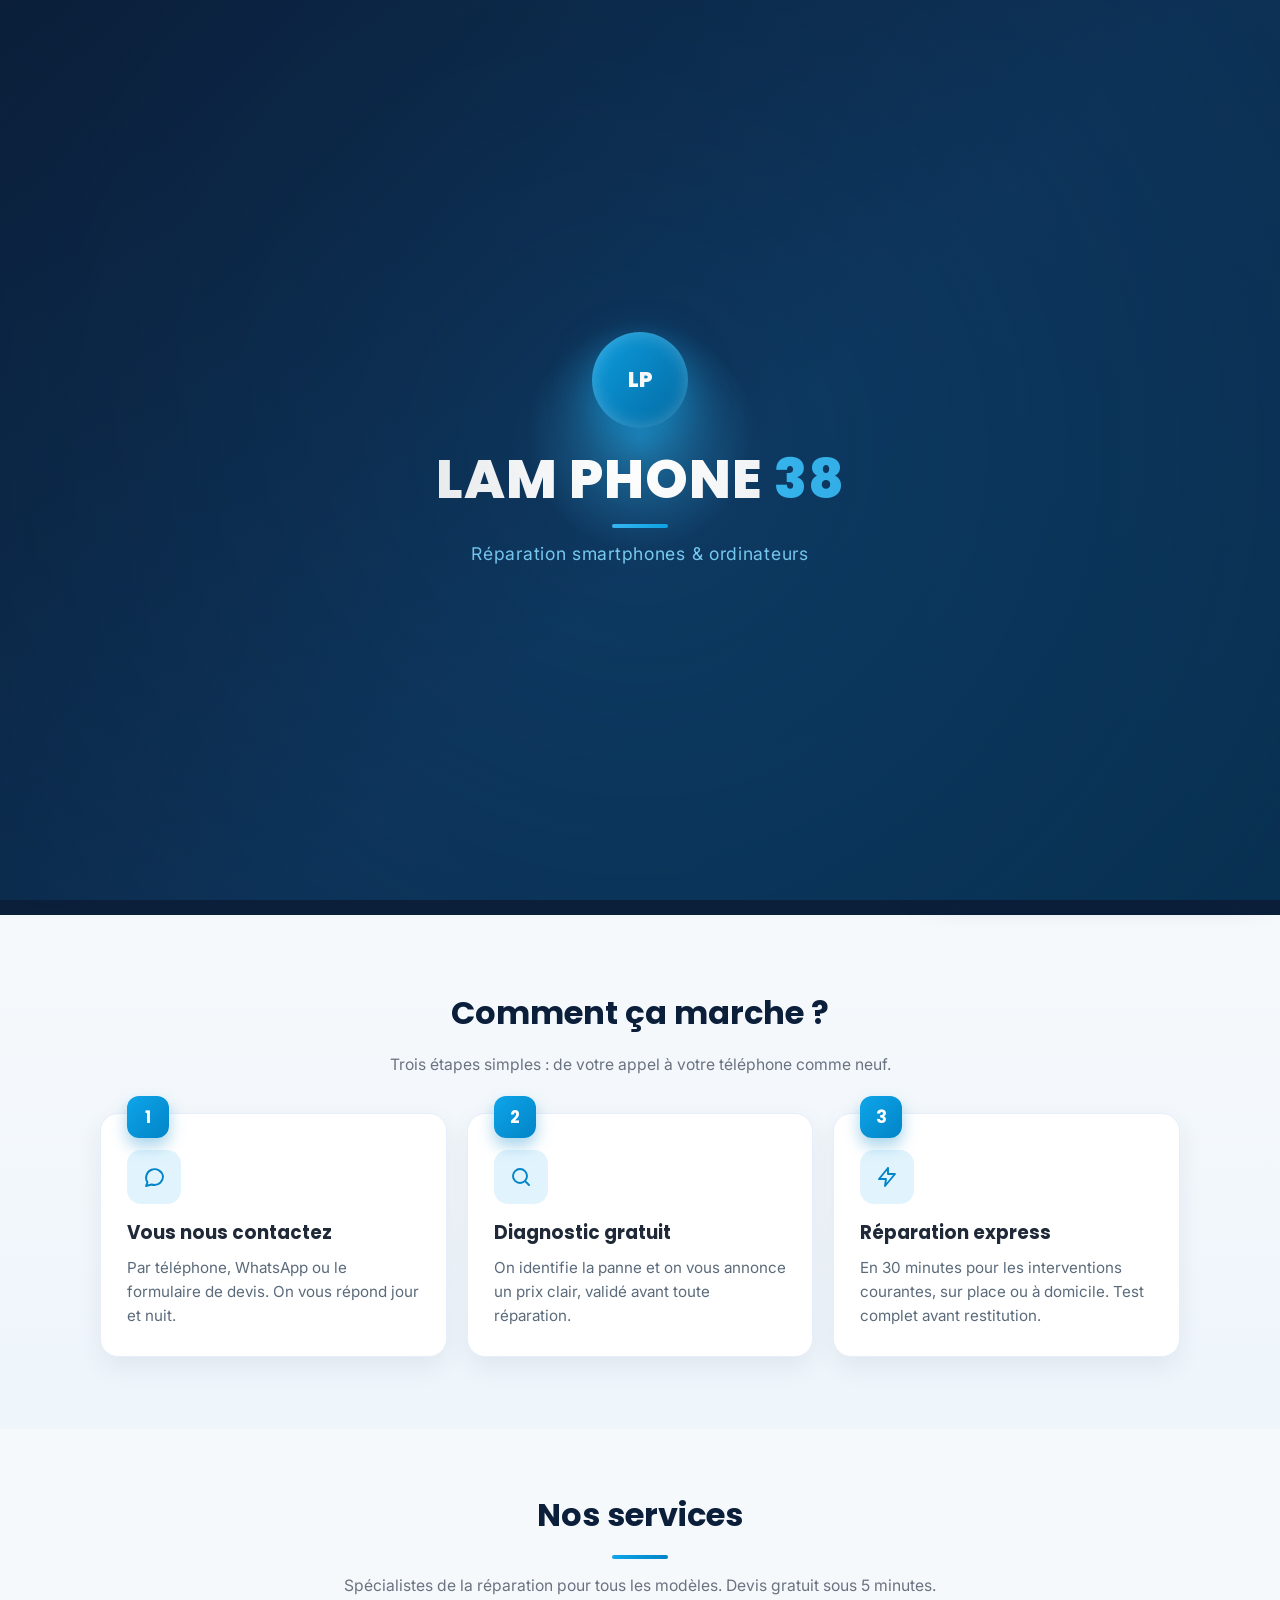
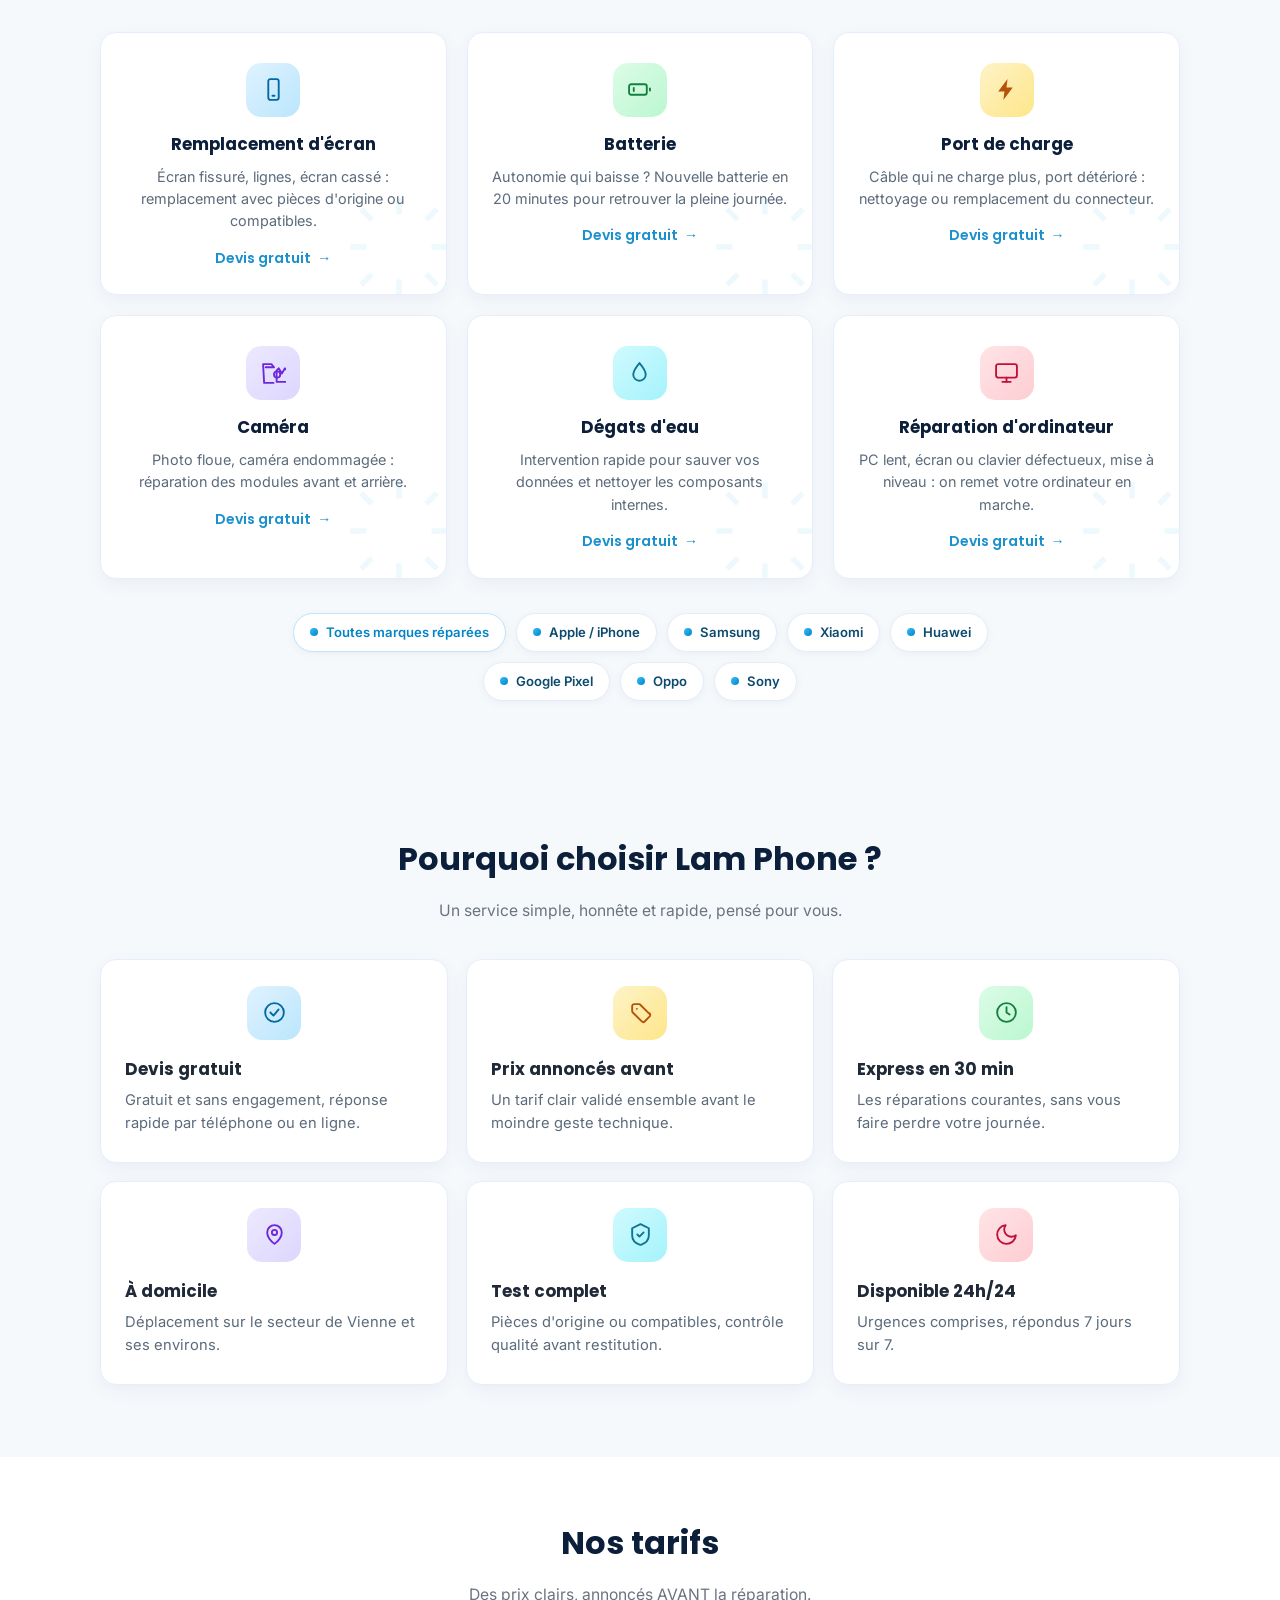
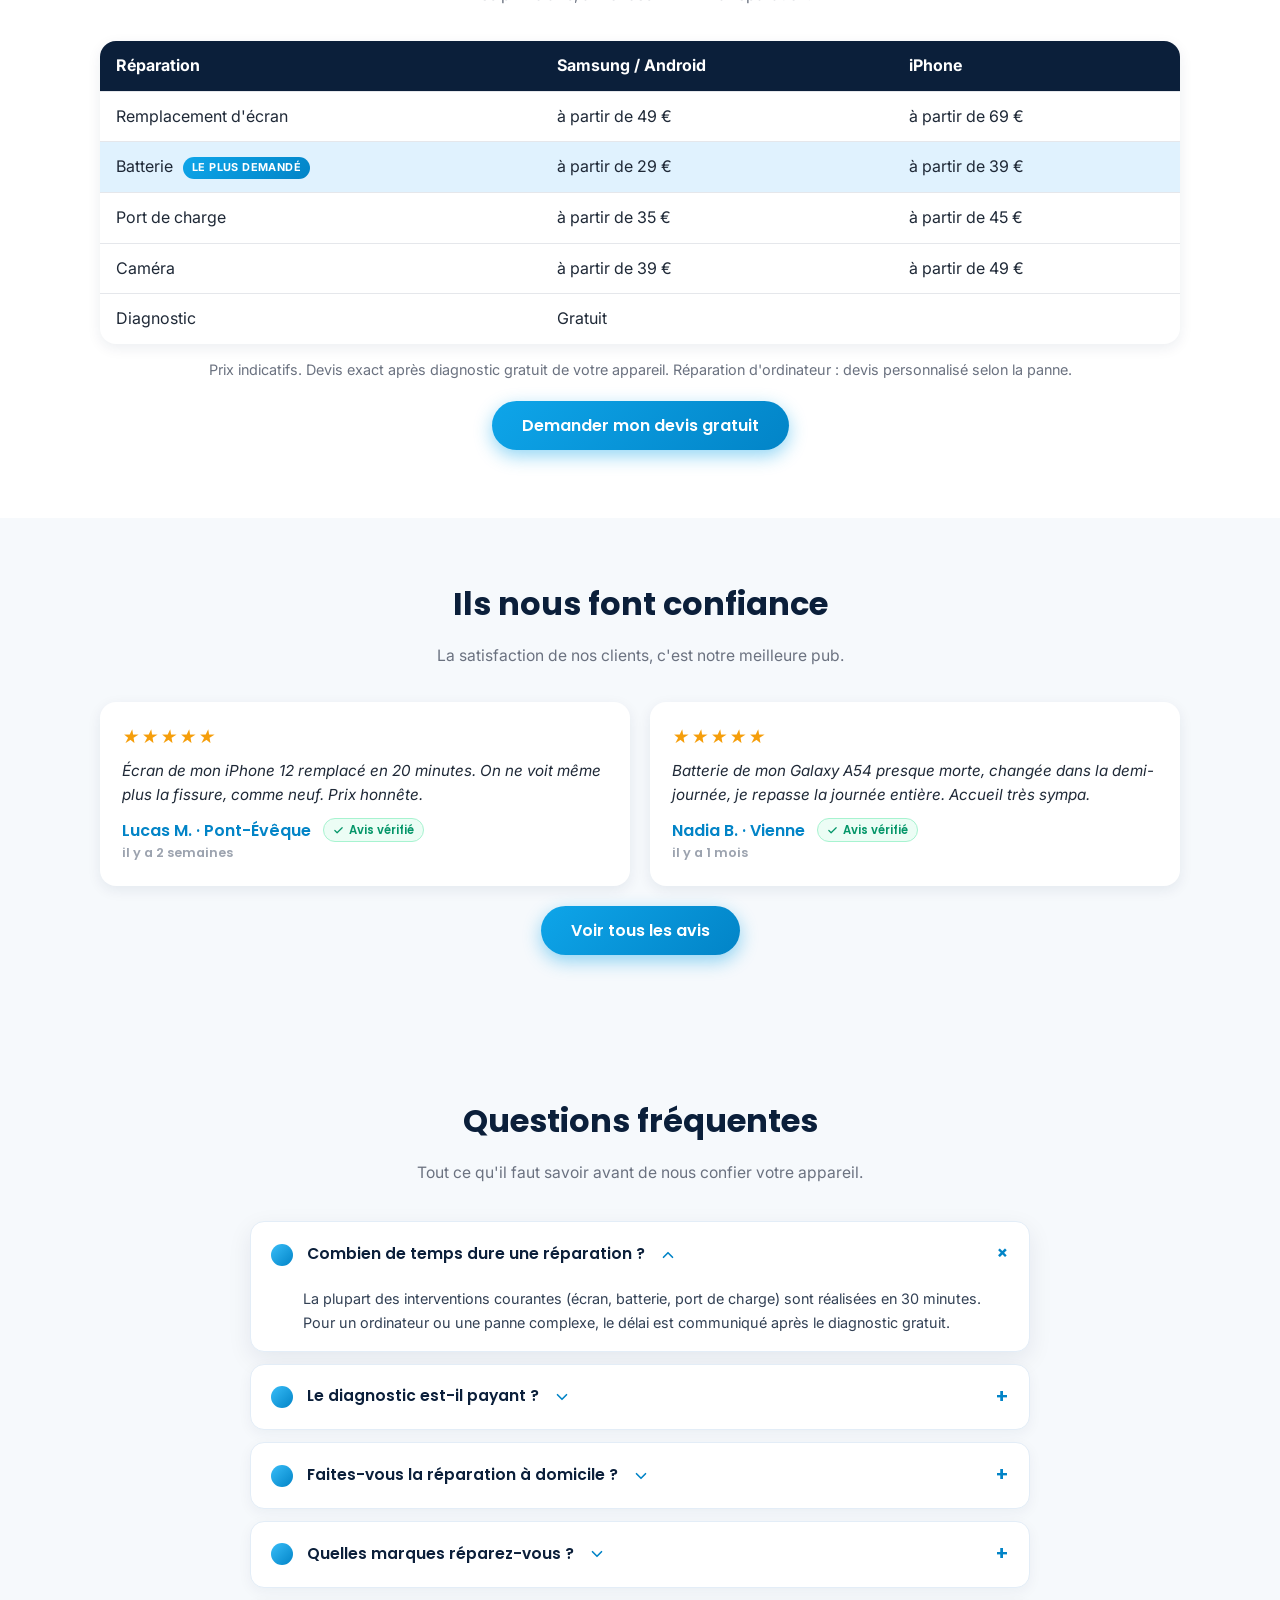
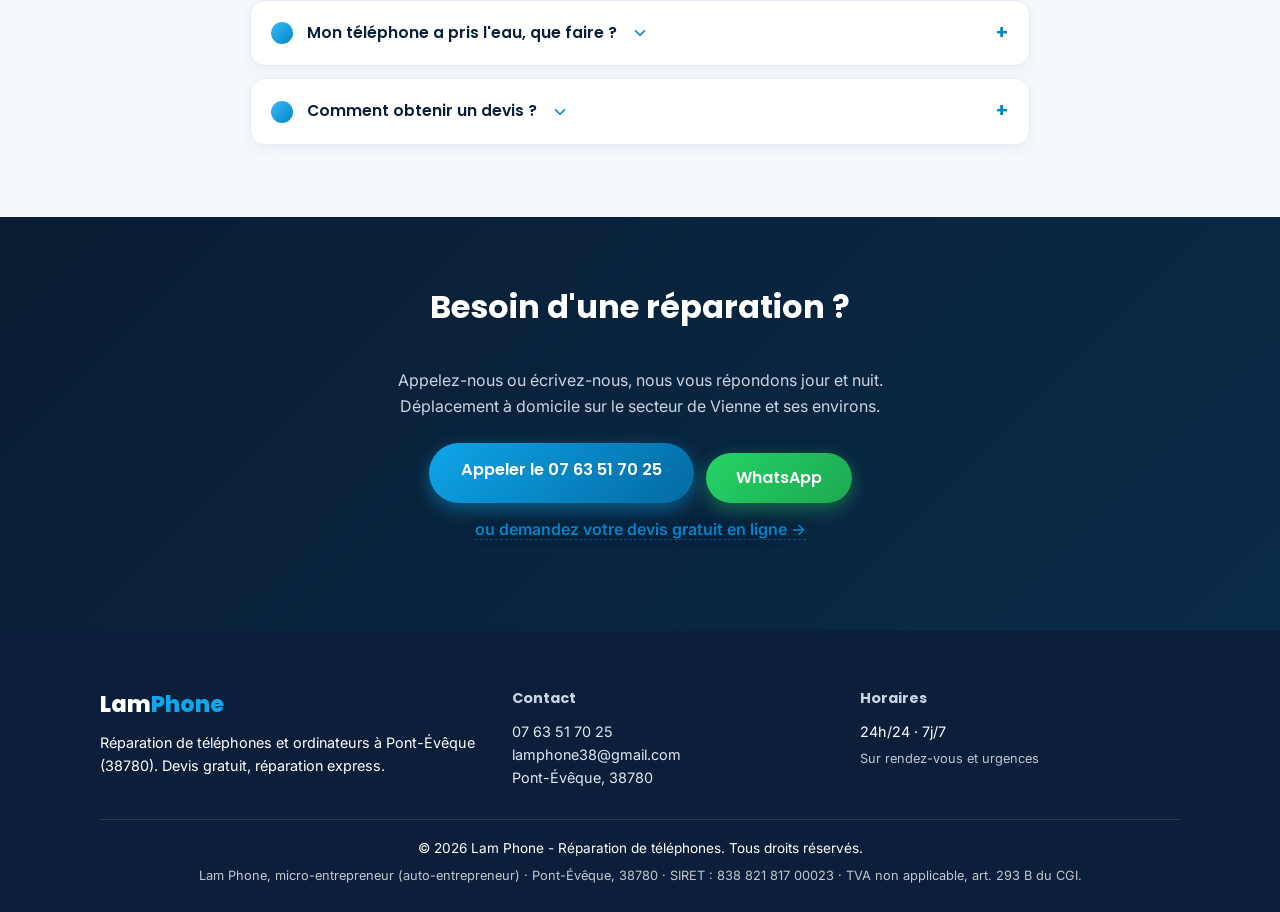
<file: index.html>
<!DOCTYPE html>
<html lang="fr">
<head>
  <meta charset="UTF-8">
  <meta name="viewport" content="width=device-width, initial-scale=1.0">
  <meta name="description" content="Lam Phone - Réparation de téléphones et ordinateurs à Pont-Évêque (38780) : écran, batterie, port de charge, caméra, dégâts d'eau, PC. Devis gratuit, réparation express en 30 minutes, disponible 24h/24 et 7j/7.">
  <meta name="keywords" content="réparation téléphone Pont-Évêque, réparateur smartphone 38780, remplacement écran, batterie, réparation ordinateur Vienne">
  <meta name="robots" content="index, follow">
  <link rel="canonical" href="https://dedel38780.github.io/lam-phone/">
  <meta property="og:type" content="website">
  <meta property="og:site_name" content="Lam Phone">
  <meta property="og:title" content="Lam Phone - Réparation de téléphones à Pont-Évêque, 30 min chrono">
  <meta property="og:description" content="Écran, batterie, port de charge, dégâts d'eau, ordinateur : devis gratuit, réparation express en 30 minutes. Disponible 24h/24, 7j/7.">
  <meta property="og:url" content="https://dedel38780.github.io/lam-phone/">
  <link rel="icon" href="data:image/svg+xml,%3Csvg xmlns='http://www.w3.org/2000/svg' viewBox='0 0 1024 1024'%3E%3Crect width='1024' height='1024' rx='220' fill='%230b1f3a'/%3E<text x='512' y='360' text-anchor='middle' font-family='Segoe UI,Arial,sans-serif' font-weight='600' font-size='76' letter-spacing='36' fill='%237dd3fc'>LAM PHONE</text><text x='512' y='720' text-anchor='middle' font-family='Segoe UI,Arial,sans-serif' font-weight='800' font-size='440' fill='%23fff'>38</text><rect x='312' y='808' width='400' height='20' rx='10' fill='%2338bdf8'/>%3C/svg%3E">
  <title>Lam Phone - Réparation de téléphones à Pont-Évêque (30 min chrono)</title>
  <script type="application/ld+json">
  {
    "@context": "https://schema.org",
    "@type": "LocalBusiness",
    "name": "Lam Phone",
    "description": "Réparation de téléphones et ordinateurs à Pont-Évêque : écran, batterie, port de charge, caméra, dégâts d'eau. Devis gratuit, réparation express.",
    "url": "https://dedel38780.github.io/lam-phone/",
    "telephone": "+33763517025",
    "email": "lamphone38@gmail.com",
    "priceRange": "€€",
    "address": {
      "@type": "PostalAddress",
      "addressLocality": "Pont-Évêque",
      "postalCode": "38780",
      "addressCountry": "FR"
    },
    "openingHoursSpecification": [{
      "@type": "OpeningHoursSpecification",
      "dayOfWeek": ["Monday","Tuesday","Wednesday","Thursday","Friday","Saturday","Sunday"],
      "opens": "00:00",
      "closes": "23:59"
    }]
  }
  </script>
  <link rel="preconnect" href="https://fonts.googleapis.com">
  <link rel="preconnect" href="https://fonts.gstatic.com" crossorigin>
  <link href="https://fonts.googleapis.com/css2?family=Inter:wght@400;500;600&family=Poppins:wght@600;700;800&display=swap" rel="stylesheet">
  <link rel="stylesheet" href="style.css">
</head>
<body class="has-cta-bar">

  <div class="intro-overlay" id="introOverlay" aria-hidden="true">
    <div class="intro-stage">
      <span class="intro-halo"></span>
      <div class="intro-mark">LP</div>
      <h1 class="intro-brand">LAM&nbsp;PHONE <span>38</span></h1>
      <span class="intro-divider"></span>
      <p class="intro-tag">R&eacute;paration smartphones &amp; ordinateurs</p>
    </div>
  </div>

  <header class="site-header">
    <div class="container nav">
      <a href="index.html" class="logo">Lam<span>Phone</span></a>
      <a class="header-tel" href="tel:+33763517025">
        <svg viewBox="0 0 24 24" width="15" height="15" fill="none" stroke="currentColor" stroke-width="2" stroke-linecap="round" stroke-linejoin="round"><path d="M22 16.9v3a2 2 0 0 1-2.2 2 19.8 19.8 0 0 1-8.6-3.1 19.5 19.5 0 0 1-6-6 19.8 19.8 0 0 1-3.1-8.7A2 2 0 0 1 4.1 2h3a2 2 0 0 1 2 1.7c.1.9.3 1.8.6 2.7a2 2 0 0 1-.4 2.1L8.1 9.9a16 16 0 0 0 6 6l1.4-1.2a2 2 0 0 1 2.1-.4c.9.3 1.8.5 2.7.6a2 2 0 0 1 1.7 2Z"/></svg>
        07 63 51 70 25
      </a>
      <button class="menu-btn" id="menuBtn" aria-label="Ouvrir le menu">☰</button>
      <nav class="nav-links" id="navLinks">
        <a href="index.html#accueil" class="active">Accueil</a>
        <a href="index.html#services">Services</a>
        <a href="index.html#tarifs">Tarifs</a>
        <a href="index.html#faq">FAQ</a>
        <a href="assistance.html">Assistance</a>
        <a href="devis.html">Devis</a>
        <a href="avis.html">Avis</a>
        <a href="contact.html">Contact</a>
      </nav>
    </div>
  </header>

  <section id="accueil" class="hero">
    <div class="container hero-layout">
      <div class="hero-text">
        <p class="hero-badge">Ouvert 24h/24 · 7j/7 à Pont-Évêque</p>
        <h1>Votre téléphone dans de <span>bonnes mains</span></h1>
        <p class="hero-sub">Écran fissuré, batterie affaiblie, port de charge capricieux ? Réparation express en 30 minutes, devis gratuit et prix sans surprise. Réparation à domicile sur le secteur de Vienne et ses environs.</p>
        <div class="hero-actions">
          <a href="tel:+33763517025" class="btn btn-call">Appeler le 07 63 51 70 25</a>
          <a href="https://wa.me/33763517025?text=Bonjour%20Lam%20Phone%2C%20je%20souhaite%20un%20devis%20pour%20une%20r%C3%A9paration." target="_blank" rel="noopener" class="btn btn-wa">WhatsApp</a>
      </div>
      <p class="hero-devis"><a href="devis.html">ou demandez votre devis gratuit en ligne →</a></p>
      <div class="hero-trust">
          <span><svg viewBox="0 0 24 24" width="16" height="16" fill="none" stroke="currentColor" stroke-width="2" stroke-linecap="round" stroke-linejoin="round"><polyline points="20 6 9 17 4 12"/></svg> Devis gratuit</span>
          <span><svg viewBox="0 0 24 24" width="16" height="16" fill="none" stroke="currentColor" stroke-width="2" stroke-linecap="round" stroke-linejoin="round"><polyline points="20 6 9 17 4 12"/></svg> 30 min chrono</span>
          <a class="link-plain" href="avis.html"><svg viewBox="0 0 24 24" width="16" height="16" fill="none" stroke="currentColor" stroke-width="2" stroke-linecap="round" stroke-linejoin="round"><polyline points="20 6 9 17 4 12"/></svg> Note 4,9/5</a>
        </div>
        <div class="hero-points">
          <span><svg viewBox="0 0 24 24" width="14" height="14" fill="none" stroke="currentColor" stroke-width="2.4" stroke-linecap="round" stroke-linejoin="round"><polyline points="20 6 9 17 4 12"/></svg> Diagnostic gratuit</span>
          <span><svg viewBox="0 0 24 24" width="14" height="14" fill="none" stroke="currentColor" stroke-width="2.4" stroke-linecap="round" stroke-linejoin="round"><polyline points="20 6 9 17 4 12"/></svg> Prix annoncé avant</span>
          <span><svg viewBox="0 0 24 24" width="14" height="14" fill="none" stroke="currentColor" stroke-width="2.4" stroke-linecap="round" stroke-linejoin="round"><polyline points="20 6 9 17 4 12"/></svg> Réponse 24h/24</span>
          <span><svg viewBox="0 0 24 24" width="14" height="14" fill="none" stroke="currentColor" stroke-width="2.4" stroke-linecap="round" stroke-linejoin="round"><path d="M12 21s-7-5.5-7-11a7 7 0 0 1 14 0c0 5.5-7 11-7 11Z"/><circle cx="12" cy="10" r="2.5"/></svg> Domicile · Vienne & environs</span>
          <span><svg viewBox="0 0 24 24" width="14" height="14" fill="none" stroke="currentColor" stroke-width="2.4" stroke-linecap="round" stroke-linejoin="round"><polyline points="20 6 9 17 4 12"/></svg> Test complet avant remise</span>
        </div>
      </div>
    </div>
  </section>

  <section class="stats">
    <div class="container stats-grid">
      <div class="stat rev d1"><strong>30 min</strong><span>Réparation express</span></div>
      <a class="stat rev d2" href="avis.html"><strong>4,9/5</strong><span>Note clients</span></a>
      <div class="stat rev d3"><strong>24h/7j</strong><span>Disponibilité</span></div>
    </div>
  </section>

  <section class="steps">
    <div class="container">
      <h2>Comment ça marche ?</h2>
      <p class="section-sub">Trois étapes simples : de votre appel à votre téléphone comme neuf.</p>
      <div class="steps-grid">
        <div class="step rev">
          <span class="step-num" aria-hidden="true">1</span>
          <div class="step-ico"><svg viewBox="0 0 24 24" width="24" height="24" fill="none" stroke="currentColor" stroke-width="1.9" stroke-linecap="round" stroke-linejoin="round"><path d="M21 11.5a8.5 8.5 0 0 1-8.5 8.5c-1 0-2-.2-2.9-.5L4 21l1.5-3.6A8.5 8.5 0 1 1 21 11.5Z"/></svg></div>
          <h3>Vous nous contactez</h3>
          <p>Par téléphone, WhatsApp ou le formulaire de devis. On vous répond jour et nuit.</p>
        </div>
        <div class="step rev d1">
          <span class="step-num" aria-hidden="true">2</span>
          <div class="step-ico"><svg viewBox="0 0 24 24" width="24" height="24" fill="none" stroke="currentColor" stroke-width="1.9" stroke-linecap="round" stroke-linejoin="round"><circle cx="11" cy="11" r="7"/><path d="m20 20-3.5-3.5"/></svg></div>
          <h3>Diagnostic gratuit</h3>
          <p>On identifie la panne et on vous annonce un prix clair, validé avant toute réparation.</p>
        </div>
        <div class="step rev d2">
          <span class="step-num" aria-hidden="true">3</span>
          <div class="step-ico"><svg viewBox="0 0 24 24" width="24" height="24" fill="none" stroke="currentColor" stroke-width="1.9" stroke-linecap="round" stroke-linejoin="round"><polyline points="13 3 4 14 11 14 10 21 20 9 13 9 13 3"/></svg></div>
          <h3>Réparation express</h3>
          <p>En 30 minutes pour les interventions courantes, sur place ou à domicile. Test complet avant restitution.</p>
        </div>
      </div>
    </div>
  </section>

  <section id="services" class="services">
    <div class="container">
      <h2>Nos services</h2>
      <p class="section-sub">Spécialistes de la réparation pour tous les modèles. Devis gratuit sous 5 minutes.</p>
      <div class="grid">
        <div class="card icon-card rev">
          <div class="watermark"><svg viewBox="0 0 24 24" fill="none" stroke="currentColor" stroke-width="1"><path d="M12 3v3M12 18v3M3 12h3M18 12h3M5 5l2 2M17 17l2 2M19 5l-2 2M7 17l-2 2"/></svg></div>
          <div class="card-icon tint-1">
            <svg viewBox="0 0 24 24" width="25" height="25" fill="none" stroke="currentColor" stroke-width="1.8" stroke-linecap="round" stroke-linejoin="round" class="stroke"><rect x="7" y="2" width="10" height="20" rx="2"/><line x1="11" y1="18" x2="13" y2="18"/></svg>
          </div>
          <h3>Remplacement d'écran</h3>
          <p>Écran fissuré, lignes, écran cassé : remplacement avec pièces d'origine ou compatibles.</p>
          <a href="devis.html" class="card-link">Devis gratuit <span class="card-arrow">→</span></a>
        </div>
        <div class="card icon-card rev d1">
          <div class="watermark"><svg viewBox="0 0 24 24" fill="none" stroke="currentColor" stroke-width="1"><path d="M12 3v3M12 18v3M3 12h3M18 12h3M5 5l2 2M17 17l2 2M19 5l-2 2M7 17l-2 2"/></svg></div>
          <div class="card-icon tint-2">
            <svg viewBox="0 0 24 24" width="25" height="25" fill="none" stroke="currentColor" stroke-width="1.8" stroke-linecap="round" stroke-linejoin="round" class="stroke"><rect x="2" y="7" width="17" height="10" rx="2"/><line x1="22" y1="11" x2="22" y2="13"/><line x1="6.5" y1="10.5" x2="6.5" y2="13.5"/></svg>
          </div>
          <h3>Batterie</h3>
          <p>Autonomie qui baisse ? Nouvelle batterie en 20 minutes pour retrouver la pleine journée.</p>
          <a href="devis.html" class="card-link">Devis gratuit <span class="card-arrow">→</span></a>
        </div>
        <div class="card icon-card rev d2">
          <div class="watermark"><svg viewBox="0 0 24 24" fill="none" stroke="currentColor" stroke-width="1"><path d="M12 3v3M12 18v3M3 12h3M18 12h3M5 5l2 2M17 17l2 2M19 5l-2 2M7 17l-2 2"/></svg></div>
          <div class="card-icon tint-3">
            <svg viewBox="0 0 24 24" width="25" height="25" fill="currentColor" class="bolt"><path d="M13 2 4 14h6l-1 8 9-12h-6l1-8Z"/></svg>
          </div>
          <h3>Port de charge</h3>
          <p>Câble qui ne charge plus, port détérioré : nettoyage ou remplacement du connecteur.</p>
          <a href="devis.html" class="card-link">Devis gratuit <span class="card-arrow">→</span></a>
        </div>
        <div class="card icon-card rev d3">
          <div class="watermark"><svg viewBox="0 0 24 24" fill="none" stroke="currentColor" stroke-width="1"><path d="M12 3v3M12 18v3M3 12h3M18 12h3M5 5l2 2M17 17l2 2M19 5l-2 2M7 17l-2 2"/></svg></div>
          <div class="card-icon tint-4">
            <svg viewBox="0 0 24 24" width="25" height="25" fill="none" stroke="currentColor" stroke-width="1.8" stroke-linecap="round" stroke-linejoin="round" class="stroke"><path d="M23 7l-3 5-3-5-2 2v11h10V9l-2-2Z"/><path d="M4.5 6h8L10 3H2l1 18h9"/><circle cx="15.5" cy="13" r="3"/></svg>
          </div>
          <h3>Caméra</h3>
          <p>Photo floue, caméra endommagée : réparation des modules avant et arrière.</p>
          <a href="devis.html" class="card-link">Devis gratuit <span class="card-arrow">→</span></a>
        </div>
        <div class="card icon-card rev d4">
          <div class="watermark"><svg viewBox="0 0 24 24" fill="none" stroke="currentColor" stroke-width="1"><path d="M12 3v3M12 18v3M3 12h3M18 12h3M5 5l2 2M17 17l2 2M19 5l-2 2M7 17l-2 2"/></svg></div>
          <div class="card-icon tint-5">
            <svg viewBox="0 0 24 24" width="25" height="25" fill="none" stroke="currentColor" stroke-width="1.8" stroke-linecap="round" stroke-linejoin="round" class="stroke"><path d="M12 2s6 7 6 11a6 6 0 1 1-12 0c0-4 6-11 6-11Z"/></svg>
          </div>
          <h3>Dégats d'eau</h3>
          <p>Intervention rapide pour sauver vos données et nettoyer les composants internes.</p>
          <a href="devis.html" class="card-link">Devis gratuit <span class="card-arrow">→</span></a>
        </div>
        <div class="card icon-card rev d5">
          <div class="watermark"><svg viewBox="0 0 24 24" fill="none" stroke="currentColor" stroke-width="1"><path d="M12 3v3M12 18v3M3 12h3M18 12h3M5 5l2 2M17 17l2 2M19 5l-2 2M7 17l-2 2"/></svg></div>
          <div class="card-icon tint-6">
            <svg viewBox="0 0 24 24" width="25" height="25" fill="none" stroke="currentColor" stroke-width="1.8" stroke-linecap="round" stroke-linejoin="round" class="stroke"><rect x="2" y="3" width="20" height="13" rx="2"/><line x1="8" y1="20" x2="16" y2="20"/><line x1="12" y1="16" x2="12" y2="20"/></svg>
          </div>
          <h3>Réparation d'ordinateur</h3>
          <p>PC lent, écran ou clavier défectueux, mise à niveau : on remet votre ordinateur en marche.</p>
          <a href="devis.html" class="card-link">Devis gratuit <span class="card-arrow">→</span></a>
        </div>
      </div>
      <div class="brands">
        <span class="mini">Toutes marques réparées</span>
        <span>Apple / iPhone</span>
        <span>Samsung</span>
        <span>Xiaomi</span>
        <span>Huawei</span>
        <span>Google Pixel</span>
        <span>Oppo</span>
        <span>Sony</span>
      </div>
    </div>
  </section>

  <section id="pourquoi" class="why">
    <div class="container">
      <h2>Pourquoi choisir Lam Phone ?</h2>
      <p class="section-sub">Un service simple, honnête et rapide, pensé pour vous.</p>
      <div class="why-grid">
        <div class="why-item rev">
          <div class="card-icon tint-1"><svg viewBox="0 0 24 24" width="25" height="25" fill="none" stroke="currentColor" stroke-width="1.8" stroke-linecap="round" stroke-linejoin="round"><circle cx="12" cy="12" r="9"/><polyline points="8 12 11 15 16 9"/></svg></div>
          <h3>Devis gratuit</h3>
          <p>Gratuit et sans engagement, réponse rapide par téléphone ou en ligne.</p>
        </div>
        <div class="why-item rev d1">
          <div class="card-icon tint-3"><svg viewBox="0 0 24 24" width="25" height="25" fill="none" stroke="currentColor" stroke-width="1.8" stroke-linecap="round" stroke-linejoin="round"><path d="M20.6 13.4 12 4.8A2 2 0 0 0 10.6 4H6a2 2 0 0 0-2 2v4.6a2 2 0 0 0 .6 1.4l8.6 8.6a2 2 0 0 0 2.8 0l4.6-4.6a2 2 0 0 0 0-3.2Z"/><path d="M8.5 8.5h.01"/></svg></div>
          <h3>Prix annoncés avant</h3>
          <p>Un tarif clair validé ensemble avant le moindre geste technique.</p>
        </div>
        <div class="why-item rev d2">
          <div class="card-icon tint-2"><svg viewBox="0 0 24 24" width="25" height="25" fill="none" stroke="currentColor" stroke-width="1.8" stroke-linecap="round" stroke-linejoin="round"><circle cx="12" cy="12" r="9"/><polyline points="12 7 12 12 15 14"/></svg></div>
          <h3>Express en 30 min</h3>
          <p>Les réparations courantes, sans vous faire perdre votre journée.</p>
        </div>
        <div class="why-item rev d3">
          <div class="card-icon tint-4"><svg viewBox="0 0 24 24" width="25" height="25" fill="none" stroke="currentColor" stroke-width="1.8" stroke-linecap="round" stroke-linejoin="round"><path d="M12 21s-7-5.5-7-11a7 7 0 0 1 14 0c0 5.5-7 11-7 11Z"/><circle cx="12" cy="10" r="2.5"/></svg></div>
          <h3>À domicile</h3>
          <p>Déplacement sur le secteur de Vienne et ses environs.</p>
        </div>
        <div class="why-item rev d4">
          <div class="card-icon tint-5"><svg viewBox="0 0 24 24" width="25" height="25" fill="none" stroke="currentColor" stroke-width="1.8" stroke-linecap="round" stroke-linejoin="round"><path d="M20 13c0 5-3.5 7.5-7.7 9L12 22l-.3-.01C7 20.5 4 18 4 13V6l8-4 8 4Z"/><path d="m9 12 2 2 4-4"/></svg></div>
          <h3>Test complet</h3>
          <p>Pièces d'origine ou compatibles, contrôle qualité avant restitution.</p>
        </div>
        <div class="why-item rev d5">
          <div class="card-icon tint-6"><svg viewBox="0 0 24 24" width="25" height="25" fill="none" stroke="currentColor" stroke-width="1.8" stroke-linecap="round" stroke-linejoin="round"><path d="M21 12.8A9 9 0 1 1 11.2 3 7 7 0 0 0 21 12.8Z"/></svg></div>
          <h3>Disponible 24h/24</h3>
          <p>Urgences comprises, répondus 7 jours sur 7.</p>
        </div>
      </div>
    </div>
  </section>

  <section id="tarifs" class="tarifs">
    <div class="container">
      <h2>Nos tarifs</h2>
      <p class="section-sub">Des prix clairs, annoncés AVANT la réparation.</p>
      <table>
        <thead>
          <tr>
            <th>Réparation</th>
            <th>Samsung / Android</th>
            <th>iPhone</th>
          </tr>
        </thead>
        <tbody>
          <tr><td>Remplacement d'écran</td><td>à partir de 49 €</td><td>à partir de 69 €</td></tr>
          <tr class="is-pop"><td>Batterie<span class="pop-tag">LE PLUS DEMANDÉ</span></td><td>à partir de 29 €</td><td>à partir de 39 €</td></tr>
          <tr><td>Port de charge</td><td>à partir de 35 €</td><td>à partir de 45 €</td></tr>
          <tr><td>Caméra</td><td>à partir de 39 €</td><td>à partir de 49 €</td></tr>
          <tr><td>Diagnostic</td><td colspan="2">Gratuit</td></tr>
        </tbody>
      </table>
      <p class="note">Prix indicatifs. Devis exact après diagnostic gratuit de votre appareil. Réparation d'ordinateur : devis personnalisé selon la panne.</p>
      <p class="btn-center"><a href="devis.html" class="btn">Demander mon devis gratuit</a></p>
    </div>
  </section>

  <section id="temoignages" class="temoignages">
    <div class="container">
      <h2>Ils nous font confiance</h2>
      <p class="section-sub">La satisfaction de nos clients, c'est notre meilleure pub.</p>
      <div class="grid">
        <blockquote class="card review rev">
          <p class="rating" aria-label="5 étoiles">★★★★★</p>
          <p>Écran de mon iPhone 12 remplacé en 20 minutes. On ne voit même plus la fissure, comme neuf. Prix honnête.</p>
          <footer>Lucas M. · Pont-Évêque <span class="verified"><svg viewBox="0 0 24 24" width="11" height="11" fill="none" stroke="currentColor" stroke-width="2.6" stroke-linecap="round" stroke-linejoin="round"><polyline points="20 6 9 17 4 12"/></svg> Avis vérifié</span><br><span class="review-date">il y a 2 semaines</span></footer>
        </blockquote>
        <blockquote class="card review rev d1">
          <p class="rating" aria-label="5 étoiles">★★★★★</p>
          <p>Batterie de mon Galaxy A54 presque morte, changée dans la demi-journée, je repasse la journée entière. Accueil très sympa.</p>
          <footer>Nadia B. · Vienne <span class="verified"><svg viewBox="0 0 24 24" width="11" height="11" fill="none" stroke="currentColor" stroke-width="2.6" stroke-linecap="round" stroke-linejoin="round"><polyline points="20 6 9 17 4 12"/></svg> Avis vérifié</span><br><span class="review-date">il y a 1 mois</span></footer>
        </blockquote>
      </div>
      <p class="btn-center"><a href="avis.html" class="btn">Voir tous les avis</a></p>
    </div>
  </section>

  <section id="faq" class="faq">
    <div class="container">
      <h2>Questions fréquentes</h2>
      <p class="section-sub">Tout ce qu'il faut savoir avant de nous confier votre appareil.</p>
      <div class="faq-list">
        <details class="faq-item" open>
          <summary>Combien de temps dure une réparation ?<svg viewBox="0 0 24 24" width="18" height="18" fill="none" stroke="currentColor" stroke-width="2.2" stroke-linecap="round" stroke-linejoin="round"><polyline points="6 9 12 15 18 9"/></svg></summary>
          <p>La plupart des interventions courantes (écran, batterie, port de charge) sont réalisées en 30 minutes. Pour un ordinateur ou une panne complexe, le délai est communiqué après le diagnostic gratuit.</p>
        </details>
        <details class="faq-item">
          <summary>Le diagnostic est-il payant ?<svg viewBox="0 0 24 24" width="18" height="18" fill="none" stroke="currentColor" stroke-width="2.2" stroke-linecap="round" stroke-linejoin="round"><polyline points="6 9 12 15 18 9"/></svg></summary>
          <p>Non, le diagnostic est gratuit et sans engagement. Le prix exact est annoncé et validé avant toute réparation.</p>
        </details>
        <details class="faq-item">
          <summary>Faites-vous la réparation à domicile ?<svg viewBox="0 0 24 24" width="18" height="18" fill="none" stroke="currentColor" stroke-width="2.2" stroke-linecap="round" stroke-linejoin="round"><polyline points="6 9 12 15 18 9"/></svg></summary>
          <p>Oui, nous nous déplaçons sur le secteur de Vienne et ses environs, à votre domicile ou sur votre lieu de travail.</p>
        </details>
        <details class="faq-item">
          <summary>Quelles marques réparez-vous ?<svg viewBox="0 0 24 24" width="18" height="18" fill="none" stroke="currentColor" stroke-width="2.2" stroke-linecap="round" stroke-linejoin="round"><polyline points="6 9 12 15 18 9"/></svg></summary>
          <p>Toutes les marques : Apple / iPhone, Samsung, Xiaomi, Huawei, Google Pixel, Oppo, Sony… et également les ordinateurs.</p>
        </details>
        <details class="faq-item">
          <summary>Mon téléphone a pris l'eau, que faire ?<svg viewBox="0 0 24 24" width="18" height="18" fill="none" stroke="currentColor" stroke-width="2.2" stroke-linecap="round" stroke-linejoin="round"><polyline points="6 9 12 15 18 9"/></svg></summary>
          <p>Éteignez-le sans le mettre en charge et contactez-nous le plus vite possible. Plus l'intervention est précoce, plus les chances de sauver l'appareil et vos données sont élevées.</p>
        </details>
        <details class="faq-item">
          <summary>Comment obtenir un devis ?<svg viewBox="0 0 24 24" width="18" height="18" fill="none" stroke="currentColor" stroke-width="2.2" stroke-linecap="round" stroke-linejoin="round"><polyline points="6 9 12 15 18 9"/></svg></summary>
          <p>Par téléphone, WhatsApp ou le formulaire de devis en ligne. Réponse rapide et sans engagement.</p>
        </details>
      </div>
    </div>
  </section>

  <section class="cta-band">
    <div class="container">
      <h2>Besoin d'une réparation ?</h2>
      <p>Appelez-nous ou écrivez-nous, nous vous répondons jour et nuit.<br>Déplacement à domicile sur le secteur de Vienne et ses environs.</p>
      <div class="hero-actions">
        <a href="tel:+33763517025" class="btn btn-call">Appeler le 07 63 51 70 25</a>
        <a href="https://wa.me/33763517025?text=Bonjour%20Lam%20Phone%2C%20je%20souhaite%20un%20devis%20pour%20une%20r%C3%A9paration." target="_blank" rel="noopener" class="btn btn-wa">WhatsApp</a>
        </div>
      <p class="hero-devis"><a href="devis.html">ou demandez votre devis gratuit en ligne →</a></p>
    </div>
  </section>

  <footer class="site-footer">
    <div class="container footer-grid">
      <div>
        <p class="footer-logo">Lam<span>Phone</span></p>
        <p>Réparation de téléphones et ordinateurs à Pont-Évêque (38780). Devis gratuit, réparation express.</p>
      </div>
      <div>
        <p class="footer-title">Contact</p>
        <p><a href="tel:+33763517025">07 63 51 70 25</a></p>
        <p><a href="https://mail.google.com/mail/?view=cm&fs=1&to=lamphone38@gmail.com&su=Demande%20de%20devis%20Lam%20Phone" target="_blank" rel="noopener">lamphone38@gmail.com</a></p>
        <p><a href="https://www.google.com/maps/search/?api=1&query=Pont-%C3%89v%C3%A8que+38780" target="_blank" rel="noopener">Pont-Évêque, 38780</a></p>
      </div>
      <div>
        <p class="footer-title">Horaires</p>
        <p>24h/24 · 7j/7</p>
        <p class="small">Sur rendez-vous et urgences</p>
      </div>
    </div>
    <div class="container legal">
      <p>&copy; <span id="year"></span> Lam Phone - Réparation de téléphones. Tous droits réservés.</p>
      <p class="small">Lam Phone, micro-entrepreneur (auto-entrepreneur) · Pont-Évêque, 38780 · SIRET : 838 821 817 00023 · TVA non applicable, art. 293 B du CGI.</p>
    </div>
  </footer>

  <div class="cta-bar">
    <a href="tel:+33763517025" class="cta-bar-call">Appeler maintenant</a>
    <a href="https://wa.me/33763517025?text=Bonjour%20Lam%20Phone%2C%20je%20souhaite%20un%20devis%20pour%20une%20r%C3%A9paration." target="_blank" rel="noopener" class="cta-bar-wa">WhatsApp</a>
  </div>

  <a class="whatsapp" href="https://wa.me/33763517025?text=Bonjour%20Lam%20Phone%2C%20je%20souhaite%20un%20devis%20pour%20une%20r%C3%A9paration." target="_blank" rel="noopener" aria-label="Contacter sur WhatsApp">
    <svg viewBox="0 0 24 24" width="30" height="30" fill="currentColor" aria-hidden="true">
      <path d="M12 2a10 10 0 0 0-8.6 15.1L2 22l5-1.3A10 10 0 1 0 12 2Zm5.2 13.9c-.2.6-1.2 1.2-1.7 1.2-.6.1-1.3.1-1.5 0-1.1-.2-5.6-2.3-7.2-6.8-.5-1.4.9-2.5 1.6-3 .2-.1.4-.1.5 0l.7 1.6c.1.2 0 .4-.1.6l-.3.5c-.2.2-.4.4-.2.7.7 1.3 2.4 3.1 3.8 3.9.4.2.6.2.8-.1l.6-.7c.2-.2.3-.2.5-.1l1.7 1.2c.2.1.4.3.4.5 0 .1-.2.6-.6 1.3Z"/>
    </svg>
  </a>

  <div class="chat-widget">
    <div class="chat-panel" id="chatPanel" aria-hidden="true">
      <div class="chat-head">
        <div class="chat-avatar">LP</div>
        <div class="chat-head-info">
          <strong>Assistance Lam Phone</strong>
          <span>En ligne maintenant</span>
        </div>
        <button class="chat-close" id="chatClose" aria-label="Fermer le chat">
          <svg viewBox="0 0 24 24" width="16" height="16" fill="none" stroke="currentColor" stroke-width="2.4" stroke-linecap="round"><line x1="6" y1="6" x2="18" y2="18"/><line x1="18" y1="6" x2="6" y2="18"/></svg>
        </button>
      </div>
      <div class="chat-msgs" id="chatMsgs" role="log" aria-live="polite"></div>
      <div class="chat-quick" id="chatQuick">
        <button>Quels sont vos tarifs&nbsp;?</button>
        <button>Comment obtenir un devis&nbsp;?</button>
        <button>O&ugrave; &ecirc;tes-vous situ&eacute;&nbsp;?</button>
        <button>R&eacute;pares-vous les ordinateurs&nbsp;?</button>
      </div>
      <form class="chat-input" id="chatForm">
        <input id="chatText" type="text" placeholder="&Eacute;crivez votre question&hellip;" autocomplete="off">
        <button type="submit" class="chat-send" aria-label="Envoyer">
          <svg viewBox="0 0 24 24" width="18" height="18" fill="none" stroke="currentColor" stroke-width="2.2" stroke-linecap="round" stroke-linejoin="round"><path d="M5 12h13"/><path d="M13 6l6 6-6 6"/></svg>
        </button>
      </form>
    </div>
    <button class="chat-btn" id="chatBtn" aria-label="Ouvrir l'assistance virtuelle">
      <svg viewBox="0 0 24 24" width="26" height="26" fill="currentColor" aria-hidden="true"><path d="M21 11.5a8.5 8.5 0 0 1-8.5 8.5c-1 0-2-.2-2.9-.5L4 21l1.5-3.6A8.5 8.5 0 1 1 21 11.5Z"/></svg>
      <span class="chat-pulse"></span>
    </button>
  </div>

  <script src="script.js"></script>
</body>
</html>
</file>
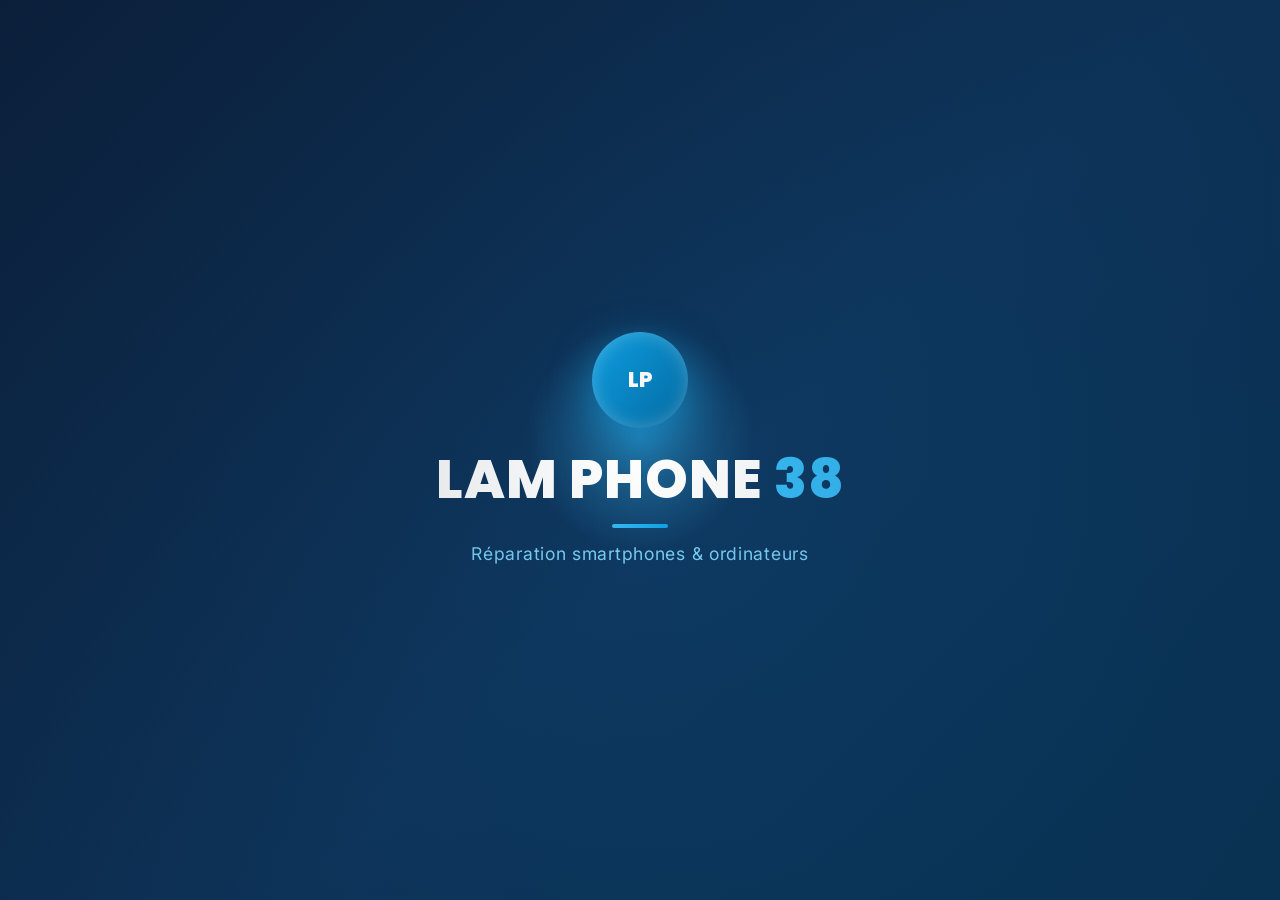
<file: appel.html>
<!DOCTYPE html>
<html lang="fr">
<head>
  <meta charset="UTF-8">
  <meta name="viewport" content="width=device-width, initial-scale=1.0">
  <meta name="description" content="Lam Phone - Appelez-nous au 07 63 51 70 25. Réparation de téléphones à Pont-Évêque, devis gratuit, 24h/24.">
  <link rel="canonical" href="https://dedel38780.github.io/lam-phone/appel.html">
  <meta property="og:type" content="website">
  <meta property="og:site_name" content="Lam Phone">
  <meta property="og:title" content="Appelez-nous - Lam Phone (07 63 51 70 25)">
  <meta property="og:description" content="Devis immédiat et réparation express en 30 minutes. Réponse 24h/24, 7j/7.">
  <meta property="og:url" content="https://dedel38780.github.io/lam-phone/appel.html">
  <link rel="icon" href="data:image/svg+xml,%3Csvg xmlns='http://www.w3.org/2000/svg' viewBox='0 0 1024 1024'%3E%3Crect width='1024' height='1024' rx='220' fill='%230b1f3a'/%3E<text x='512' y='360' text-anchor='middle' font-family='Segoe UI,Arial,sans-serif' font-weight='600' font-size='76' letter-spacing='36' fill='%237dd3fc'>LAM PHONE</text><text x='512' y='720' text-anchor='middle' font-family='Segoe UI,Arial,sans-serif' font-weight='800' font-size='440' fill='%23fff'>38</text><rect x='312' y='808' width='400' height='20' rx='10' fill='%2338bdf8'/>%3C/svg%3E">
  <title>Appel - Lam Phone</title>
  <link rel="preconnect" href="https://fonts.googleapis.com">
  <link rel="preconnect" href="https://fonts.gstatic.com" crossorigin>
  <link href="https://fonts.googleapis.com/css2?family=Inter:wght@400;500;600&family=Poppins:wght@600;700;800&family=DM+Serif+Display&display=swap" rel="stylesheet">
  <link rel="stylesheet" href="style.css">
</head>
<body class="has-cta-bar">

  <div class="intro-overlay" id="introOverlay" aria-hidden="true">
    <div class="intro-stage">
      <span class="intro-halo"></span>
      <div class="intro-mark">LP</div>
      <h1 class="intro-brand">LAM&nbsp;PHONE <span>38</span></h1>
      <span class="intro-divider"></span>
      <p class="intro-tag">R&eacute;paration smartphones &amp; ordinateurs</p>
    </div>
  </div>

  <header class="site-header">
    <div class="container nav">
      <a href="index.html" class="logo">Lam<span>Phone</span></a>
      <a class="header-tel" href="tel:+33763517025">
        <svg viewBox="0 0 24 24" width="15" height="15" fill="none" stroke="currentColor" stroke-width="2" stroke-linecap="round" stroke-linejoin="round"><path d="M22 16.9v3a2 2 0 0 1-2.2 2 19.8 19.8 0 0 1-8.6-3.1 19.5 19.5 0 0 1-6-6 19.8 19.8 0 0 1-3.1-8.7A2 2 0 0 1 4.1 2h3a2 2 0 0 1 2 1.7c.1.9.3 1.8.6 2.7a2 2 0 0 1-.4 2.1L8.1 9.9a16 16 0 0 0 6 6l1.4-1.2a2 2 0 0 1 2.1-.4c.9.3 1.8.5 2.7.6a2 2 0 0 1 1.7 2Z"/></svg>
        07 63 51 70 25
      </a>
      <button class="menu-btn" id="menuBtn" aria-label="Ouvrir le menu">☰</button>
      <nav class="nav-links" id="navLinks">
        <a href="index.html#accueil">Accueil</a>
        <a href="index.html#services">Services</a>
        <a href="index.html#tarifs">Tarifs</a>
        <a href="assistance.html">Assistance</a>
        <a href="devis.html">Devis</a>
        <a href="avis.html">Avis</a>
        <a href="contact.html">Contact</a>
      </nav>
    </div>
  </header>

  <section class="call-page">
    <div class="container">
      <h2>Appelez-nous</h2>
      <p class="contact-slogan">Besoin d'un conseil ou d'un devis immédiat ? Notre équipe vous répond <em>24h/24, 7j/7</em>.</p>

      <div class="call-box">
        <div class="call-number">
          <svg viewBox="0 0 24 24" width="34" height="34" fill="none" stroke="currentColor" stroke-width="2" stroke-linecap="round" stroke-linejoin="round" class="stroke"><path d="M22 16.9v3a2 2 0 0 1-2.2 2 19.8 19.8 0 0 1-8.6-3.1 19.5 19.5 0 0 1-6-6 19.8 19.8 0 0 1-3.1-8.7A2 2 0 0 1 4.1 2h3a2 2 0 0 1 2 1.7c.1.9.3 1.8.6 2.7a2 2 0 0 1-.4 2.1L8.1 9.9a16 16 0 0 0 6 6l1.4-1.2a2 2 0 0 1 2.1-.4c.9.3 1.8.5 2.7.6a2 2 0 0 1 1.7 2Z"/></svg>
          <span>07 63 51 70 25</span>
        </div>
        <a class="btn" href="tel:+33763517025">Appeler maintenant</a>
        <p class="call-hint">Le bouton déclenche l'appel. Sur PC, Windows peut demander de choisir une application (Microsoft Phone Link, Teams...).</p>
        <a class="btn btn-wa" href="https://wa.me/33763517025?text=Bonjour%20Lam%20Phone%2C%20je%20souhaite%20un%20devis%20pour%20une%20r%C3%A9paration." target="_blank" rel="noopener">Ou écrire sur WhatsApp</a>
      </div>

      <p><a class="back-link" href="index.html">&larr; Retour à l'accueil</a></p>
    </div>
  </section>

  <footer class="site-footer">
    <div class="container">
      <p>&copy; <span id="year"></span> Lam Phone - Réparation de téléphones. Tous droits réservés.</p>
      <p class="small">Lam Phone, micro-entrepreneur (auto-entrepreneur) · Pont-Évêque, 38780 · SIRET : 838 821 817 00023 · TVA non applicable, art. 293 B du CGI.</p>
    </div>
  </footer>

  <div class="cta-bar">
    <a href="tel:+33763517025" class="cta-bar-call">Appeler maintenant</a>
    <a href="https://wa.me/33763517025?text=Bonjour%20Lam%20Phone%2C%20je%20souhaite%20un%20devis%20pour%20une%20r%C3%A9paration." target="_blank" rel="noopener" class="cta-bar-wa">WhatsApp</a>
  </div>

  <div class="chat-widget">
    <div class="chat-panel" id="chatPanel" aria-hidden="true">
      <div class="chat-head">
        <div class="chat-avatar">LP</div>
        <div class="chat-head-info">
          <strong>Assistance Lam Phone</strong>
          <span>En ligne maintenant</span>
        </div>
        <button class="chat-close" id="chatClose" aria-label="Fermer le chat">
          <svg viewBox="0 0 24 24" width="16" height="16" fill="none" stroke="currentColor" stroke-width="2.4" stroke-linecap="round"><line x1="6" y1="6" x2="18" y2="18"/><line x1="18" y1="6" x2="6" y2="18"/></svg>
        </button>
      </div>
      <div class="chat-msgs" id="chatMsgs" role="log" aria-live="polite"></div>
      <div class="chat-quick" id="chatQuick">
        <button>Quels sont vos tarifs&nbsp;?</button>
        <button>Comment obtenir un devis&nbsp;?</button>
        <button>O&ugrave; &ecirc;tes-vous situ&eacute;&nbsp;?</button>
        <button>R&eacute;pares-vous les ordinateurs&nbsp;?</button>
      </div>
      <form class="chat-input" id="chatForm">
        <input id="chatText" type="text" placeholder="&Eacute;crivez votre question&hellip;" autocomplete="off">
        <button type="submit" class="chat-send" aria-label="Envoyer">
          <svg viewBox="0 0 24 24" width="18" height="18" fill="none" stroke="currentColor" stroke-width="2.2" stroke-linecap="round" stroke-linejoin="round"><path d="M5 12h13"/><path d="M13 6l6 6-6 6"/></svg>
        </button>
      </form>
    </div>
    <button class="chat-btn" id="chatBtn" aria-label="Ouvrir l'assistance virtuelle">
      <svg viewBox="0 0 24 24" width="26" height="26" fill="currentColor" aria-hidden="true"><path d="M21 11.5a8.5 8.5 0 0 1-8.5 8.5c-1 0-2-.2-2.9-.5L4 21l1.5-3.6A8.5 8.5 0 1 1 21 11.5Z"/></svg>
      <span class="chat-pulse"></span>
    </button>
  </div>

  <script src="script.js"></script>
</body>
</html>
</file>
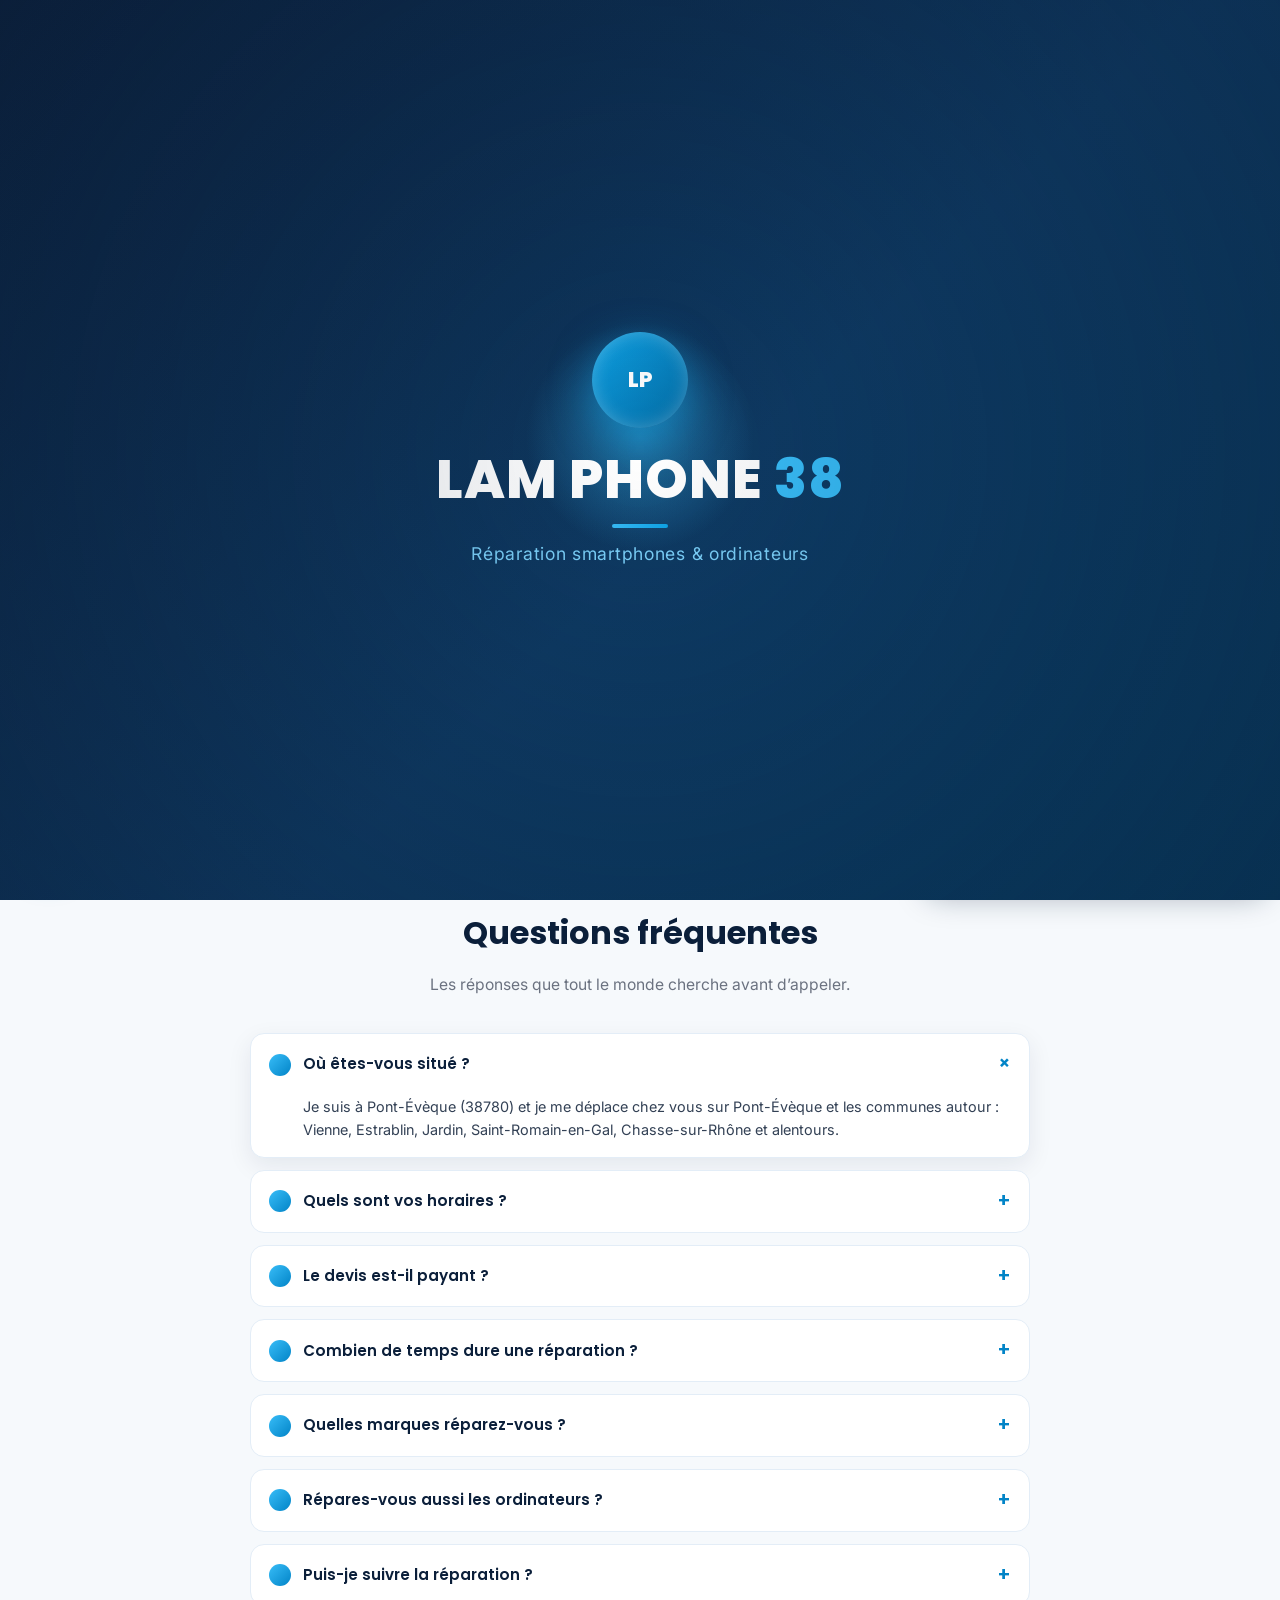
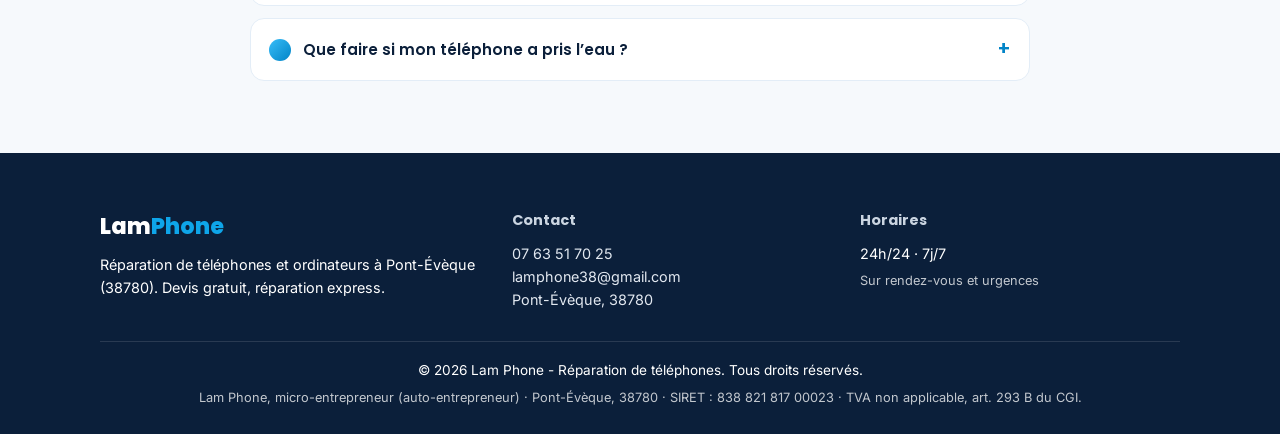
<file: assistance.html>
<!DOCTYPE html>
<html lang="fr">
<head>
  <meta charset="UTF-8">
  <meta name="viewport" content="width=device-width, initial-scale=1.0">
  <meta name="description" content="Assistance virtuelle et questions fréquentes Lam Phone : tarifs, horaires, localisation, réparations écran/batterie/port de charge/dégâts d'eau, devis gratuit. Réponse immédiate, 24h/24.">
  <link rel="canonical" href="https://dedel38780.github.io/lam-phone/assistance.html">
  <meta property="og:type" content="website">
  <meta property="og:site_name" content="Lam Phone">
  <meta property="og:title" content="Assistance - Lam Phone (réponse immédiate)">
  <meta property="og:description" content="Posez votre question à l'assistance Lam Phone : réponse instantanée sur les tarifs, les pannes et votre réparation. Sinon, appelez le 07 63 51 70 25.">
  <meta property="og:url" content="https://dedel38780.github.io/lam-phone/assistance.html">
  <link rel="icon" href="data:image/svg+xml,%3Csvg xmlns='http://www.w3.org/2000/svg' viewBox='0 0 1024 1024'%3E%3Crect width='1024' height='1024' rx='220' fill='%230b1f3a'/%3E<text x='512' y='360' text-anchor='middle' font-family='Segoe UI,Arial,sans-serif' font-weight='600' font-size='76' letter-spacing='36' fill='%237dd3fc'>LAM PHONE</text><text x='512' y='720' text-anchor='middle' font-family='Segoe UI,Arial,sans-serif' font-weight='800' font-size='440' fill='%23fff'>38</text><rect x='312' y='808' width='400' height='20' rx='10' fill='%2338bdf8'/>%3C/svg%3E">
  <title>Assistance - Lam Phone</title>
  <link rel="preconnect" href="https://fonts.googleapis.com">
  <link rel="preconnect" href="https://fonts.gstatic.com" crossorigin>
  <link href="https://fonts.googleapis.com/css2?family=Inter:wght@400;500;600&family=Poppins:wght@600;700;800&display=swap" rel="stylesheet">
  <link rel="stylesheet" href="style.css">
</head>
<body class="has-cta-bar">

  <div class="intro-overlay" id="introOverlay" aria-hidden="true">
    <div class="intro-stage">
      <span class="intro-halo"></span>
      <div class="intro-mark">LP</div>
      <h1 class="intro-brand">LAM&nbsp;PHONE <span>38</span></h1>
      <span class="intro-divider"></span>
      <p class="intro-tag">R&eacute;paration smartphones &amp; ordinateurs</p>
    </div>
  </div>

  <header class="site-header">
    <div class="container nav">
      <a href="index.html" class="logo">Lam<span>Phone</span></a>
      <a class="header-tel" href="tel:+33763517025">
        <svg viewBox="0 0 24 24" width="15" height="15" fill="none" stroke="currentColor" stroke-width="2" stroke-linecap="round" stroke-linejoin="round"><path d="M22 16.9v3a2 2 0 0 1-2.2 2 19.8 19.8 0 0 1-8.6-3.1 19.5 19.5 0 0 1-6-6 19.8 19.8 0 0 1-3.1-8.7A2 2 0 0 1 4.1 2h3a2 2 0 0 1 2 1.7c.1.9.3 1.8.6 2.7a2 2 0 0 1-.4 2.1L8.1 9.9a16 16 0 0 0 6 6l1.4-1.2a2 2 0 0 1 2.1-.4c.9.3 1.8.5 2.7.6a2 2 0 0 1 1.7 2Z"/></svg>
        07 63 51 70 25
      </a>
      <button class="menu-btn" id="menuBtn" aria-label="Ouvrir le menu">☰</button>
      <nav class="nav-links" id="navLinks">
        <a href="index.html#accueil">Accueil</a>
        <a href="index.html#services">Services</a>
        <a href="index.html#tarifs">Tarifs</a>
        <a href="assistance.html" class="active">Assistance</a>
        <a href="devis.html">Devis</a>
        <a href="avis.html">Avis</a>
        <a href="contact.html">Contact</a>
      </nav>
    </div>
  </header>

  <section class="assis-hero">
    <div class="container">
      <p class="hero-badge">Assistance virtu&#108;&#101;lle · gratuite · 24h/24</p>
      <h1>Posez votre question, <span>je r&eacute;ponds en direct</span></h1>
      <p class="hero-sub">Tarifs, horaires, panne, devis, localisation : utilisez le chat ci-dessous pour obtenir une r&eacute;ponse imm&eacute;diate. Besoin d&rsquo;un humain&nbsp;? On vous r&eacute;pond aussi par t&eacute;l&eacute;phone ou WhatsApp.</p>
      <div class="hero-actions">
        <a href="tel:+33763517025" class="btn btn-call">Appeler le 07 63 51 70 25</a>
        <a href="https://wa.me/33763517025?text=Bonjour%20Lam%20Phone%2C%20j%27ai%20une%20question." target="_blank" rel="noopener" class="btn btn-wa">WhatsApp</a>
      </div>
    </div>
  </section>

  <section class="assis-box">
    <div class="container">
      <div class="assis-cta">
        <h2>Une question&nbsp;? Une r&eacute;ponse en quelques secondes</h2>
        <p>L&rsquo;assistance virtuelle est disponible sur tout le site (bouton en bas &agrave; gauche). Posez votre question, elle r&eacute;pond imm&eacute;diatement. Sinon, vous &ecirc;tes &agrave; 30 secondes d&rsquo;un humain.</p>
        <button class="btn open-chat" type="button">Ouvrir l&rsquo;assistance virtuelle</button>
      </div>
    </div>
  </section>

  <section class="faq">
    <div class="container">
      <h2>Questions fr&eacute;quentes</h2>
      <p class="section-sub">Les r&eacute;ponses que tout le monde cherche avant d&rsquo;appeler.</p>
      <div class="faq-list">
        <details open>
          <summary>O&#249; &ecirc;tes-vous situ&eacute;&nbsp;?</summary>
          <p>Je suis &agrave; Pont-&Eacute;v&egrave;que (38780) et je me d&eacute;place chez vous sur Pont-&Eacute;v&egrave;que et les communes autour : Vienne, Estrablin, Jardin, Saint-Romain-en-Gal, Chasse-sur-Rh&ocirc;ne et alentours.</p>
        </details>
        <details>
          <summary>Quels sont vos horaires&nbsp;?</summary>
          <p>Je r&eacute;ponds 24h/24 et 7j/7. Appelez ou &eacute;crivez, m&ecirc;me tard le soir : si je ne peux pas r&eacute;pondre tout de suite, je rappelle.</p>
        </details>
        <details>
          <summary>Le devis est-il payant&nbsp;?</summary>
          <p>Non, le devis est gratuit et sans engagement. Le plus souvent, vous l&rsquo;avez en moins de 5 minutes par t&eacute;l&eacute;phone ou WhatsApp.</p>
        </details>
        <details>
          <summary>Combien de temps dure une r&eacute;paration&nbsp;?</summary>
          <p>En moyenne 30 minutes pour un &eacute;cran ou un port de charge, 20 minutes pour une batterie. Le diagnostic est imm&eacute;diat et gratuit.</p>
        </details>
        <details>
          <summary>Quelles marques r&eacute;parez-vous&nbsp;?</summary>
          <p>Toutes les marques : Apple/iPhone, Samsung, Xiaomi, Huawei, Google Pixel, Oppo, Sony et les PC portables.</p>
        </details>
        <details>
          <summary>R&eacute;pares-vous aussi les ordinateurs&nbsp;?</summary>
          <p>Oui : PC lent, &eacute;cran ou clavier cass&eacute;, mise &agrave; niveau. Le tarif est personnalis&eacute; selon la panne, toujours annonc&eacute; avant de commencer.</p>
        </details>
        <details>
          <summary>Puis-je suivre la r&eacute;paration&nbsp;?</summary>
          <p>Bien s&ucirc;r : je vous pr&eacute;viens par t&eacute;l&eacute;phone ou WhatsApp d&egrave;s que votre appareil est pr&ecirc;t. En g&eacute;n&eacute;ral vous le r&eacute;cup&eacute;rez le jour m&ecirc;me.</p>
        </details>
        <details>
          <summary>Que faire si mon t&eacute;l&eacute;phone a pris l&rsquo;eau&nbsp;?</summary>
          <p>&Eacute;teignez-le sans l&rsquo;allumer, ne le branchez surtout pas, et contactez-moi le plus vite possible. Plus l&rsquo;intervention est rapide, plus on a de chances de tout sauver.</p>
        </details>
      </div>
    </div>
  </section>

  <footer class="site-footer">
    <div class="container footer-grid">
      <div>
        <p class="footer-logo">Lam<span>Phone</span></p>
        <p>R&eacute;paration de t&eacute;l&eacute;phones et ordinateurs &agrave; Pont-&Eacute;v&egrave;que (38780). Devis gratuit, r&eacute;paration express.</p>
      </div>
      <div>
        <p class="footer-title">Contact</p>
        <p><a href="tel:+33763517025">07 63 51 70 25</a></p>
        <p><a href="https://mail.google.com/mail/?view=cm&fs=1&to=lamphone38@gmail.com&su=Demande%20de%20devis%20Lam%20Phone" target="_blank" rel="noopener">lamphone38@gmail.com</a></p>
        <p><a href="https://www.google.com/maps/search/?api=1&query=Pont-%C3%89v%C3%A8que+38780" target="_blank" rel="noopener">Pont-&Eacute;v&egrave;que, 38780</a></p>
      </div>
      <div>
        <p class="footer-title">Horaires</p>
        <p>24h/24 &middot; 7j/7</p>
        <p class="small">Sur rendez-vous et urgences</p>
      </div>
    </div>
    <div class="container legal">
      <p>&copy; <span id="year"></span> Lam Phone - R&eacute;paration de t&eacute;l&eacute;phones. Tous droits r&eacute;serv&eacute;s.</p>
      <p class="small">Lam Phone, micro-entrepreneur (auto-entrepreneur) &middot; Pont-&Eacute;v&egrave;que, 38780 &middot; SIRET : 838 821 817 00023 &middot; TVA non applicable, art. 293 B du CGI.</p>
    </div>
  </footer>

  <div class="cta-bar">
    <a href="tel:+33763517025" class="cta-bar-call">Appeler maintenant</a>
    <a href="https://wa.me/33763517025?text=Bonjour%20Lam%20Phone%2C%20j%27ai%20une%20question." target="_blank" rel="noopener" class="cta-bar-wa">WhatsApp</a>
  </div>

  <a class="whatsapp" href="https://wa.me/33763517025?text=Bonjour%20Lam%20Phone%2C%20j%27ai%20une%20question." target="_blank" rel="noopener" aria-label="Contacter sur WhatsApp">
    <svg viewBox="0 0 24 24" width="30" height="30" fill="currentColor" aria-hidden="true">
      <path d="M12 2a10 10 0 0 0-8.6 15.1L2 22l5-1.3A10 10 0 1 0 12 2Zm5.2 13.9c-.2.6-1.2 1.2-1.7 1.2-.6.1-1.3.1-1.5 0-1.1-.2-5.6-2.3-7.2-6.8-.5-1.4.9-2.5 1.6-3 .2-.1.4-.1.5 0l.7 1.6c.1.2 0 .4-.1.6l-.3.5c-.2.2-.4.4-.2.7.7 1.3 2.4 3.1 3.8 3.9.4.2.6.2.8-.1l.6-.7c.2-.2.3-.2.5-.1l1.7 1.2c.2.1.4.3.4.5 0 .1-.2.6-.6 1.3Z"/>
    </svg>
  </a>

  <div class="chat-widget">
    <div class="chat-panel" id="chatPanel" aria-hidden="true">
      <div class="chat-head">
        <div class="chat-avatar">LP</div>
        <div class="chat-head-info">
          <strong>Assistance Lam Phone</strong>
          <span>En ligne maintenant</span>
        </div>
        <button class="chat-close" id="chatClose" aria-label="Fermer le chat">
          <svg viewBox="0 0 24 24" width="16" height="16" fill="none" stroke="currentColor" stroke-width="2.4" stroke-linecap="round"><line x1="6" y1="6" x2="18" y2="18"/><line x1="18" y1="6" x2="6" y2="18"/></svg>
        </button>
      </div>
      <div class="chat-msgs" id="chatMsgs" role="log" aria-live="polite"></div>
      <div class="chat-quick" id="chatQuick">
        <button>Quels sont vos tarifs&nbsp;?</button>
        <button>Comment obtenir un devis&nbsp;?</button>
        <button>O&ugrave; &ecirc;tes-vous situ&eacute;&nbsp;?</button>
        <button>R&eacute;pares-vous les ordinateurs&nbsp;?</button>
      </div>
      <form class="chat-input" id="chatForm">
        <input id="chatText" type="text" placeholder="&Eacute;crivez votre question&hellip;" autocomplete="off">
        <button type="submit" class="chat-send" aria-label="Envoyer">
          <svg viewBox="0 0 24 24" width="18" height="18" fill="none" stroke="currentColor" stroke-width="2.2" stroke-linecap="round" stroke-linejoin="round"><path d="M5 12h13"/><path d="M13 6l6 6-6 6"/></svg>
        </button>
      </form>
    </div>
    <button class="chat-btn" id="chatBtn" aria-label="Ouvrir l'assistance virtuelle">
      <svg viewBox="0 0 24 24" width="26" height="26" fill="currentColor" aria-hidden="true"><path d="M21 11.5a8.5 8.5 0 0 1-8.5 8.5c-1 0-2-.2-2.9-.5L4 21l1.5-3.6A8.5 8.5 0 1 1 21 11.5Z"/></svg>
      <span class="chat-pulse"></span>
    </button>
  </div>

  <script src="script.js"></script>
</body>
</html>
</file>
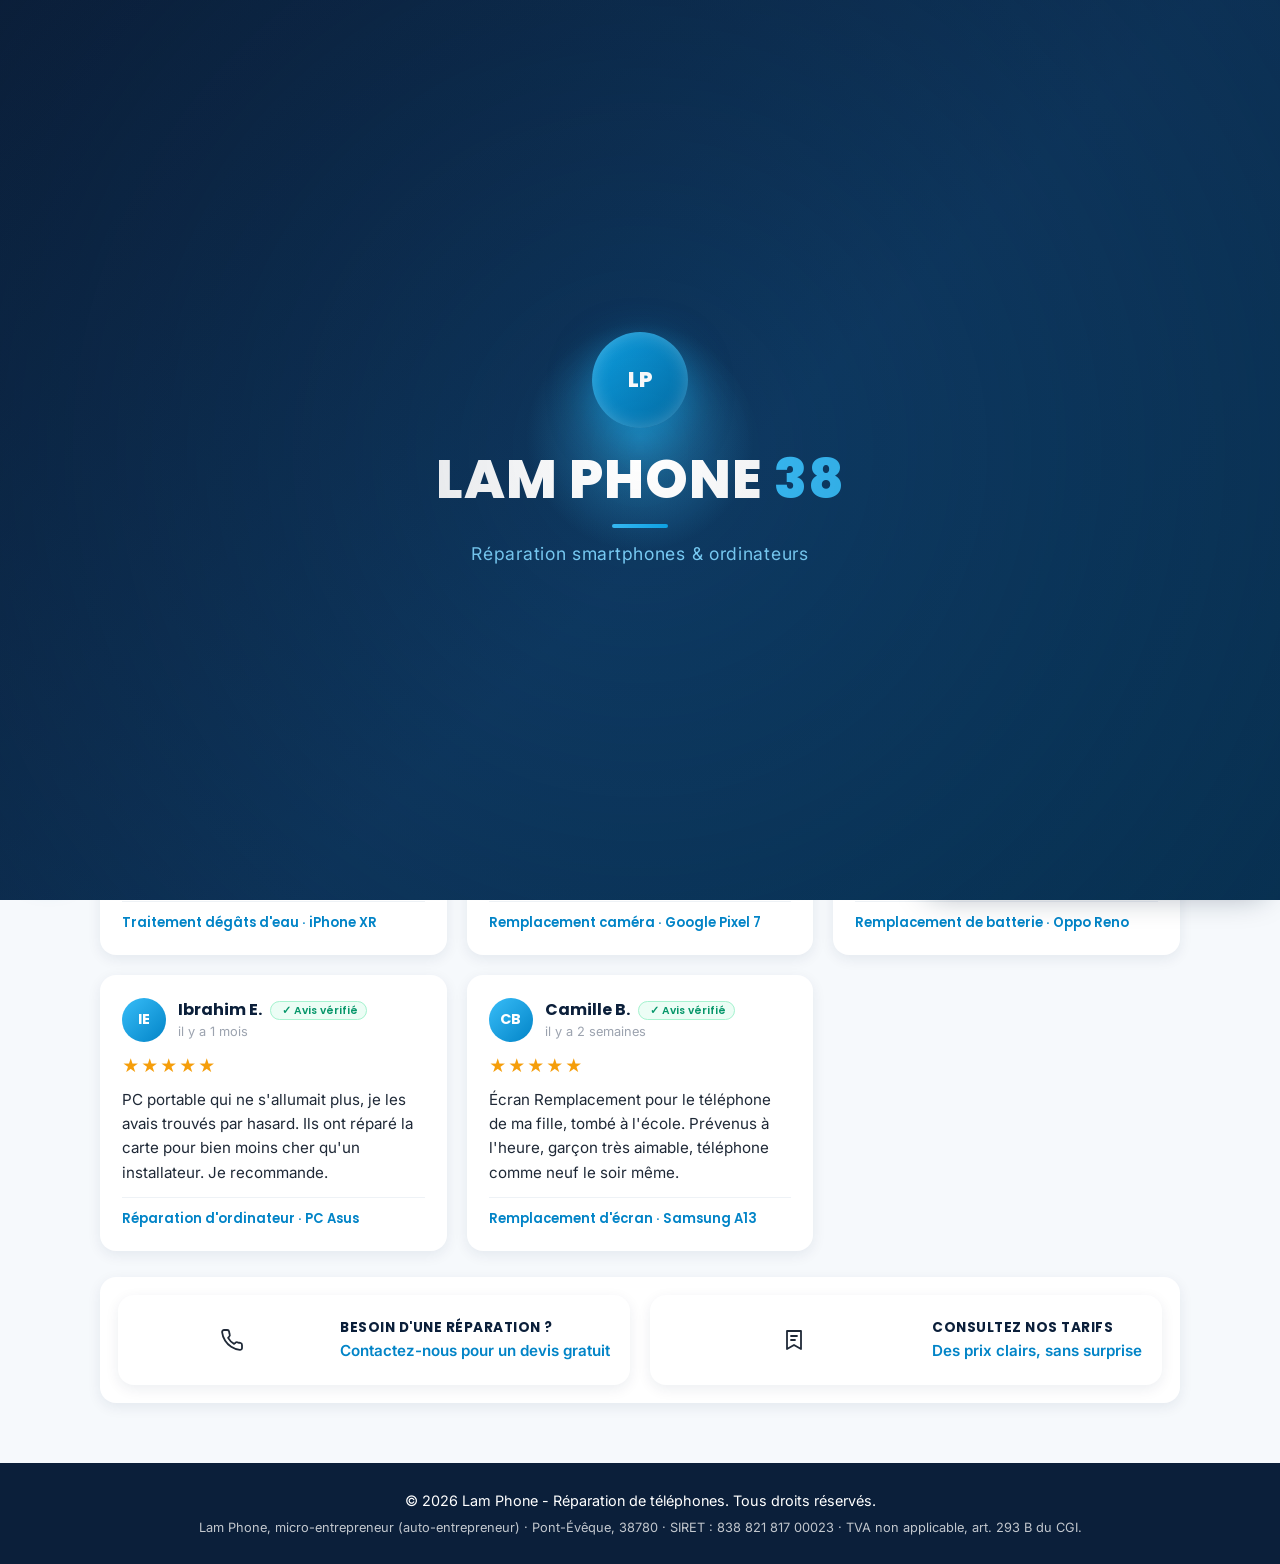
<file: avis.html>
<!DOCTYPE html>
<html lang="fr">
<head>
  <meta charset="UTF-8">
  <meta name="viewport" content="width=device-width, initial-scale=1.0">
  <meta name="description" content="Avis clients Lam Phone - Réparation de téléphones à Pont-Évêque. Note 4,9/5. Découvrez ce que disent nos clients.">
  <link rel="canonical" href="https://dedel38780.github.io/lam-phone/avis.html">
  <meta property="og:type" content="website">
  <meta property="og:site_name" content="Lam Phone">
  <meta property="og:title" content="Avis clients - Lam Phone (4,9/5)">
  <meta property="og:description" content="L'avis des clients après une réparation express : écran, batterie, port de charge, ordinateur. Note 4,9/5.">
  <meta property="og:url" content="https://dedel38780.github.io/lam-phone/avis.html">
  <link rel="icon" href="data:image/svg+xml,%3Csvg xmlns='http://www.w3.org/2000/svg' viewBox='0 0 1024 1024'%3E%3Crect width='1024' height='1024' rx='220' fill='%230b1f3a'/%3E<text x='512' y='360' text-anchor='middle' font-family='Segoe UI,Arial,sans-serif' font-weight='600' font-size='76' letter-spacing='36' fill='%237dd3fc'>LAM PHONE</text><text x='512' y='720' text-anchor='middle' font-family='Segoe UI,Arial,sans-serif' font-weight='800' font-size='440' fill='%23fff'>38</text><rect x='312' y='808' width='400' height='20' rx='10' fill='%2338bdf8'/>%3C/svg%3E">
  <title>Avis clients - Lam Phone</title>
  <link rel="preconnect" href="https://fonts.googleapis.com">
  <link rel="preconnect" href="https://fonts.gstatic.com" crossorigin>
  <link href="https://fonts.googleapis.com/css2?family=Inter:wght@400;500;600&family=Poppins:wght@600;700;800&display=swap" rel="stylesheet">
  <link rel="stylesheet" href="style.css">
</head>
<body class="has-cta-bar">

  <div class="intro-overlay" id="introOverlay" aria-hidden="true">
    <div class="intro-stage">
      <span class="intro-halo"></span>
      <div class="intro-mark">LP</div>
      <h1 class="intro-brand">LAM&nbsp;PHONE <span>38</span></h1>
      <span class="intro-divider"></span>
      <p class="intro-tag">R&eacute;paration smartphones &amp; ordinateurs</p>
    </div>
  </div>

  <header class="site-header">
    <div class="container nav">
      <a href="index.html" class="logo">Lam<span>Phone</span></a>
      <a class="header-tel" href="tel:+33763517025">
        <svg viewBox="0 0 24 24" width="15" height="15" fill="none" stroke="currentColor" stroke-width="2" stroke-linecap="round" stroke-linejoin="round"><path d="M22 16.9v3a2 2 0 0 1-2.2 2 19.8 19.8 0 0 1-8.6-3.1 19.5 19.5 0 0 1-6-6 19.8 19.8 0 0 1-3.1-8.7A2 2 0 0 1 4.1 2h3a2 2 0 0 1 2 1.7c.1.9.3 1.8.6 2.7a2 2 0 0 1-.4 2.1L8.1 9.9a16 16 0 0 0 6 6l1.4-1.2a2 2 0 0 1 2.1-.4c.9.3 1.8.5 2.7.6a2 2 0 0 1 1.7 2Z"/></svg>
        07 63 51 70 25
      </a>
      <button class="menu-btn" id="menuBtn" aria-label="Ouvrir le menu">☰</button>
      <nav class="nav-links" id="navLinks">
        <a href="index.html#accueil">Accueil</a>
        <a href="index.html#services">Services</a>
        <a href="index.html#tarifs">Tarifs</a>
        <a href="assistance.html">Assistance</a>
        <a href="devis.html">Devis</a>
        <a href="avis.html">Avis</a>
        <a href="contact.html">Contact</a>
      </nav>
    </div>
  </header>

  <section class="avis-page">
    <div class="container">
      <h2>Avis clients</h2>

      <div class="rating-summary">
        <span class="summary-note">4,9</span>
        <span class="rating big" aria-label="4,9 étoiles sur 5">★★★★★</span>
        <span class="summary-count">sur la base de 52 avis clients</span>
      </div>

      <div class="grid reviews-grid">
        <blockquote class="card review rev">
          <header class="review-head">
            <span class="avatar">LM</span>
            <div>
              <span class="reviewer">Lucas M.</span>
              <span class="review-date">il y a 2 semaines</span>
            </div>
          </header>
          <p class="rating" aria-label="5 étoiles">★★★★★</p>
          <p>Écran de mon iPhone 12 remplacé en 20 minutes. On ne voit même plus la fissure, comme neuf. Prix honnête, on m'avait dit 79 € et j'ai payé 79 €, rien de plus.</p>
          <footer class="review-tag">Remplacement d'écran · iPhone 12</footer>
        </blockquote>

        <blockquote class="card review rev d1">
          <header class="review-head">
            <span class="avatar">NB</span>
            <div>
              <span class="reviewer">Nadia B.</span>
              <span class="review-date">il y a 1 mois</span>
            </div>
          </header>
          <p class="rating" aria-label="5 étoiles">★★★★★</p>
          <p>Batterie de mon Galaxy A54 presque morte, elle refaisait 3 h maximum. Changée dans la demi-journée, je repasse la journée entière. Accueil très sympa.</p>
          <footer class="review-tag">Remplacement de batterie · Galaxy A54</footer>
        </blockquote>

        <blockquote class="card review rev d2">
          <header class="review-head">
            <span class="avatar">TR</span>
            <div>
              <span class="reviewer">Thomas R.</span>
              <span class="review-date">il y a 3 semaines</span>
            </div>
          </header>
          <p class="rating" aria-label="5 étoiles">★★★★★</p>
          <p>Mon téléphone ne chargeait plus du tout, j'avais peur de devoir en racheter un. Port de charge nettoyé et réparé sous 30 minutes, tarif très correct.</p>
          <footer class="review-tag">Réparation port de charge · Redmi Note 12</footer>
        </blockquote>

        <blockquote class="card review rev d3">
          <header class="review-head">
            <span class="avatar">SF</span>
            <div>
              <span class="reviewer">Sonia F.</span>
              <span class="review-date">il y a 1 semaine</span>
            </div>
          </header>
          <p class="rating" aria-label="5 étoiles">★★★★★</p>
          <p>Téléphone tombé dans l'évier, écran noir. Ils ont tout nettoyé et sauvé toutes mes photos. Je pensais avoir tout perdu, merci infiniment.</p>
          <footer class="review-tag">Traitement dégâts d'eau · iPhone XR</footer>
        </blockquote>

        <blockquote class="card review rev">
          <header class="review-head">
            <span class="avatar">JK</span>
            <div>
              <span class="reviewer">Jean K.</span>
              <span class="review-date">il y a 2 mois</span>
            </div>
          </header>
          <p class="rating" aria-label="5 étoiles">★★★★★</p>
          <p>Caméra arrière de mon Pixel floue après une chute. Module changé en 45 minutes, photos parfaites. Devis gratuit et sans engagement, très pro.</p>
          <footer class="review-tag">Remplacement caméra · Google Pixel 7</footer>
        </blockquote>

        <blockquote class="card review rev d1">
          <header class="review-head">
            <span class="avatar">ML</span>
            <div>
              <span class="reviewer">Manon L.</span>
              <span class="review-date">il y a 3 semaines</span>
            </div>
          </header>
          <p class="rating" aria-label="4 étoiles">★★★★☆</p>
          <p>Ma batterie Oppo ne tenait plus, remplacée sur place une heure après mon appel. Presque parfait, juste un peu d'attente car il y avait du monde.</p>
          <footer class="review-tag">Remplacement de batterie · Oppo Reno</footer>
        </blockquote>

        <blockquote class="card review">
          <header class="review-head">
            <span class="avatar">IE</span>
            <div>
              <span class="reviewer">Ibrahim E.</span>
              <span class="review-date">il y a 1 mois</span>
            </div>
          </header>
          <p class="rating" aria-label="5 étoiles">★★★★★</p>
          <p>PC portable qui ne s'allumait plus, je les avais trouvés par hasard. Ils ont réparé la carte pour bien moins cher qu'un installateur. Je recommande.</p>
          <footer class="review-tag">Réparation d'ordinateur · PC Asus</footer>
        </blockquote>

        <blockquote class="card review">
          <header class="review-head">
            <span class="avatar">CB</span>
            <div>
              <span class="reviewer">Camille B.</span>
              <span class="review-date">il y a 2 semaines</span>
            </div>
          </header>
          <p class="rating" aria-label="5 étoiles">★★★★★</p>
          <p>Écran Remplacement pour le téléphone de ma fille, tombé à l'école. Prévenus à l'heure, garçon très aimable, téléphone comme neuf le soir même.</p>
          <footer class="review-tag">Remplacement d'écran · Samsung A13</footer>
        </blockquote>
      </div>

      <div class="coords info-grid">
        <a class="info-item" href="devis.html">
          <div class="card-icon ic-tel">
            <svg viewBox="0 0 24 24" width="24" height="24" fill="none" stroke="currentColor" stroke-width="1.8" stroke-linecap="round" stroke-linejoin="round" class="stroke"><path d="M22 16.9v3a2 2 0 0 1-2.2 2 19.8 19.8 0 0 1-8.6-3.1 19.5 19.5 0 0 1-6-6 19.8 19.8 0 0 1-3.1-8.7A2 2 0 0 1 4.1 2h3a2 2 0 0 1 2 1.7c.1.9.3 1.8.6 2.7a2 2 0 0 1-.4 2.1L8.1 9.9a16 16 0 0 0 6 6l1.4-1.2a2 2 0 0 1 2.1-.4c.9.3 1.8.5 2.7.6a2 2 0 0 1 1.7 2Z"/></svg>
          </div>
          <div>
            <span class="info-label">Besoin d'une réparation ?</span>
            <span class="info-value">Contactez-nous pour un devis gratuit</span>
          </div>
        </a>
        <a class="info-item" href="index.html#tarifs">
          <div class="card-icon ic-tel">
            <svg viewBox="0 0 24 24" width="24" height="24" fill="none" stroke="currentColor" stroke-width="1.8" stroke-linecap="round" stroke-linejoin="round" class="stroke"><path d="M5 3h14v18l-7-4-7 4Z"/><path d="M9 8h6M9 12h4"/></svg>
          </div>
          <div>
            <span class="info-label">Consultez nos tarifs</span>
            <span class="info-value">Des prix clairs, sans surprise</span>
          </div>
        </a>
      </div>
    </div>
  </section>

  <footer class="site-footer">
    <div class="container">
      <p>&copy; <span id="year"></span> Lam Phone - Réparation de téléphones. Tous droits réservés.</p>
      <p class="small">Lam Phone, micro-entrepreneur (auto-entrepreneur) · Pont-Évêque, 38780 · SIRET : 838 821 817 00023 · TVA non applicable, art. 293 B du CGI.</p>
    </div>
  </footer>

  <div class="cta-bar">
    <a href="tel:+33763517025" class="cta-bar-call">Appeler maintenant</a>
    <a href="https://wa.me/33763517025?text=Bonjour%20Lam%20Phone%2C%20je%20souhaite%20un%20devis%20pour%20une%20r%C3%A9paration." target="_blank" rel="noopener" class="cta-bar-wa">WhatsApp</a>
  </div>

  <div class="chat-widget">
    <div class="chat-panel" id="chatPanel" aria-hidden="true">
      <div class="chat-head">
        <div class="chat-avatar">LP</div>
        <div class="chat-head-info">
          <strong>Assistance Lam Phone</strong>
          <span>En ligne maintenant</span>
        </div>
        <button class="chat-close" id="chatClose" aria-label="Fermer le chat">
          <svg viewBox="0 0 24 24" width="16" height="16" fill="none" stroke="currentColor" stroke-width="2.4" stroke-linecap="round"><line x1="6" y1="6" x2="18" y2="18"/><line x1="18" y1="6" x2="6" y2="18"/></svg>
        </button>
      </div>
      <div class="chat-msgs" id="chatMsgs" role="log" aria-live="polite"></div>
      <div class="chat-quick" id="chatQuick">
        <button>Quels sont vos tarifs&nbsp;?</button>
        <button>Comment obtenir un devis&nbsp;?</button>
        <button>O&ugrave; &ecirc;tes-vous situ&eacute;&nbsp;?</button>
        <button>R&eacute;pares-vous les ordinateurs&nbsp;?</button>
      </div>
      <form class="chat-input" id="chatForm">
        <input id="chatText" type="text" placeholder="&Eacute;crivez votre question&hellip;" autocomplete="off">
        <button type="submit" class="chat-send" aria-label="Envoyer">
          <svg viewBox="0 0 24 24" width="18" height="18" fill="none" stroke="currentColor" stroke-width="2.2" stroke-linecap="round" stroke-linejoin="round"><path d="M5 12h13"/><path d="M13 6l6 6-6 6"/></svg>
        </button>
      </form>
    </div>
    <button class="chat-btn" id="chatBtn" aria-label="Ouvrir l'assistance virtuelle">
      <svg viewBox="0 0 24 24" width="26" height="26" fill="currentColor" aria-hidden="true"><path d="M21 11.5a8.5 8.5 0 0 1-8.5 8.5c-1 0-2-.2-2.9-.5L4 21l1.5-3.6A8.5 8.5 0 1 1 21 11.5Z"/></svg>
      <span class="chat-pulse"></span>
    </button>
  </div>

  <script src="script.js"></script>
</body>
</html>
</file>
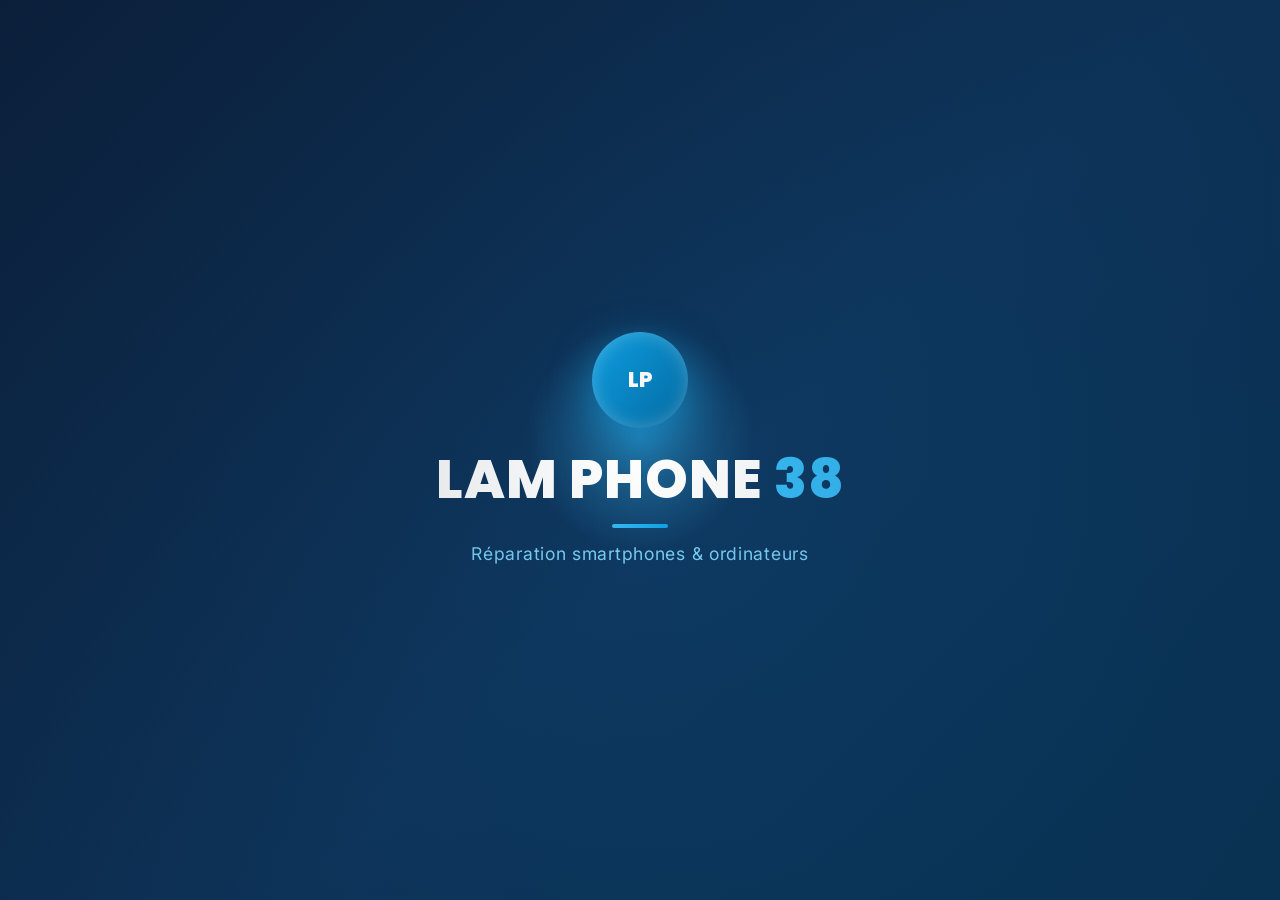
<file: contact.html>
<!DOCTYPE html>
<html lang="fr">
<head>
  <meta charset="UTF-8">
  <meta name="viewport" content="width=device-width, initial-scale=1.0">
  <meta name="description" content="Lam Phone - Contactez-nous : 07 63 51 70 25, lamphone38@gmail.com. Devis gratuit et réparation express 30 min à Pont-Évêque.">
  <link rel="canonical" href="https://dedel38780.github.io/lam-phone/contact.html">
  <meta property="og:type" content="website">
  <meta property="og:site_name" content="Lam Phone">
  <meta property="og:title" content="Contact - Lam Phone (07 63 51 70 25, réponse 24h/24)">
  <meta property="og:description" content="Appelez, écrivez sur WhatsApp ou envoyez un e-mail : devis gratuit et réparation express en 30 minutes.">
  <meta property="og:url" content="https://dedel38780.github.io/lam-phone/contact.html">
  <link rel="icon" href="data:image/svg+xml,%3Csvg xmlns='http://www.w3.org/2000/svg' viewBox='0 0 1024 1024'%3E%3Crect width='1024' height='1024' rx='220' fill='%230b1f3a'/%3E<text x='512' y='360' text-anchor='middle' font-family='Segoe UI,Arial,sans-serif' font-weight='600' font-size='76' letter-spacing='36' fill='%237dd3fc'>LAM PHONE</text><text x='512' y='720' text-anchor='middle' font-family='Segoe UI,Arial,sans-serif' font-weight='800' font-size='440' fill='%23fff'>38</text><rect x='312' y='808' width='400' height='20' rx='10' fill='%2338bdf8'/>%3C/svg%3E">
  <title>Contact - Lam Phone</title>
  <link rel="preconnect" href="https://fonts.googleapis.com">
  <link rel="preconnect" href="https://fonts.gstatic.com" crossorigin>
  <link href="https://fonts.googleapis.com/css2?family=Inter:wght@400;500;600&family=Poppins:wght@600;700;800&family=DM+Serif+Display&display=swap" rel="stylesheet">
  <link rel="stylesheet" href="style.css">
</head>
<body class="has-cta-bar">

  <div class="intro-overlay" id="introOverlay" aria-hidden="true">
    <div class="intro-stage">
      <span class="intro-halo"></span>
      <div class="intro-mark">LP</div>
      <h1 class="intro-brand">LAM&nbsp;PHONE <span>38</span></h1>
      <span class="intro-divider"></span>
      <p class="intro-tag">R&eacute;paration smartphones &amp; ordinateurs</p>
    </div>
  </div>

  <header class="site-header">
    <div class="container nav">
      <a href="index.html" class="logo">Lam<span>Phone</span></a>
      <a class="header-tel" href="tel:+33763517025">
        <svg viewBox="0 0 24 24" width="15" height="15" fill="none" stroke="currentColor" stroke-width="2" stroke-linecap="round" stroke-linejoin="round"><path d="M22 16.9v3a2 2 0 0 1-2.2 2 19.8 19.8 0 0 1-8.6-3.1 19.5 19.5 0 0 1-6-6 19.8 19.8 0 0 1-3.1-8.7A2 2 0 0 1 4.1 2h3a2 2 0 0 1 2 1.7c.1.9.3 1.8.6 2.7a2 2 0 0 1-.4 2.1L8.1 9.9a16 16 0 0 0 6 6l1.4-1.2a2 2 0 0 1 2.1-.4c.9.3 1.8.5 2.7.6a2 2 0 0 1 1.7 2Z"/></svg>
        07 63 51 70 25
      </a>
      <button class="menu-btn" id="menuBtn" aria-label="Ouvrir le menu">☰</button>
      <nav class="nav-links" id="navLinks">
        <a href="index.html#accueil">Accueil</a>
        <a href="index.html#services">Services</a>
        <a href="index.html#tarifs">Tarifs</a>
        <a href="assistance.html">Assistance</a>
        <a href="devis.html">Devis</a>
        <a href="avis.html">Avis</a>
        <a href="contact.html">Contact</a>
      </nav>
    </div>
  </header>

  <section class="contact-page">
    <div class="container">
      <h2>Contactez-nous</h2>
      <p class="contact-slogan">Un écran fissuré, une batterie qui fatigue ? <em>Devis gratuit</em> et réparation express en <em>30 minutes chrono</em> : chez <strong>Lam Phone</strong>, on vous rend un téléphone comme neuf, sans mauvaises surprises.</p>

      <div class="contact-cards">
        <a class="contact-card" href="appel.html">
          <div class="card-icon ic-tel">
            <svg viewBox="0 0 24 24" width="26" height="26" fill="none" stroke="currentColor" stroke-width="1.8" stroke-linecap="round" stroke-linejoin="round" class="stroke"><path d="M22 16.9v3a2 2 0 0 1-2.2 2 19.8 19.8 0 0 1-8.6-3.1 19.5 19.5 0 0 1-6-6 19.8 19.8 0 0 1-3.1-8.7A2 2 0 0 1 4.1 2h3a2 2 0 0 1 2 1.7c.1.9.3 1.8.6 2.7a2 2 0 0 1-.4 2.1L8.1 9.9a16 16 0 0 0 6 6l1.4-1.2a2 2 0 0 1 2.1-.4c.9.3 1.8.5 2.7.6a2 2 0 0 1 1.7 2Z"/></svg>
          </div>
          <span class="contact-label">Téléphone</span>
          <span class="contact-value">07 63 51 70 25</span>
        </a>

        <a class="contact-card" href="https://mail.google.com/mail/?view=cm&fs=1&to=lamphone38@gmail.com&su=Demande%20de%20devis%20Lam%20Phone" target="_blank" rel="noopener">
          <div class="card-icon ic-mail">
            <svg viewBox="0 0 24 24" width="26" height="26" fill="currentColor"><path d="M1.405 4.027h11.903a1.307 1.307 0 0 1 1.307 1.307v13.325a1.307 1.307 0 0 1-1.307 1.307H1.405A1.307 1.307 0 0 1 .098 18.659V5.334A1.307 1.307 0 0 1 1.405 4.027Zm11.903 6.862L7.354 14.4 1.405 10.89v7.769h11.903zM1.405 7.36l5.949 3.511 5.954-3.511 5.949-.352h5.17a1.307 1.307 0 0 1 1.308 1.308v13.325A1.307 1.307 0 0 1 19.825 23.5H8.657v-5.283l6.401 3.925a.653.653 0 0 0 .653 0l6.401-3.925V7.36l-5.283 3.259a.653.653 0 0 1-.653 0z"/></svg>
          </div>
          <span class="contact-label">E-mail</span>
          <span class="contact-value">lamphone38@gmail.com</span>
        </a>

        <a class="contact-card" href="https://wa.me/33763517025" target="_blank" rel="noopener">
          <div class="card-icon ic-whatsapp">
            <svg viewBox="0 0 24 24" width="26" height="26" fill="currentColor"><path d="M12 2a10 10 0 0 0-8.6 15.1L2 22l5-1.3A10 10 0 1 0 12 2Zm5.2 13.9c-.2.6-1.2 1.2-1.7 1.2-.6.1-1.3.1-1.5 0-1.1-.2-5.6-2.3-7.2-6.8-.5-1.4.9-2.5 1.6-3 .2-.1.4-.1.5 0l.7 1.6c.1.2 0 .4-.1.6l-.3.5c-.2.2-.4.4-.2.7.7 1.3 2.4 3.1 3.8 3.9.4.2.6.2.8-.1l.6-.7c.2-.2.3-.2.5-.1l1.7 1.2c.2.1.4.3.4.5 0 .1-.2.6-.6 1.3Z"/></svg>
          </div>
          <span class="contact-label">WhatsApp</span>
          <span class="contact-value">07 63 51 70 25</span>
        </a>
      </div>

      <div class="coords info-grid">
        <a class="info-item" href="https://www.google.com/maps/search/?api=1&query=Pont-%C3%89v%C3%A8que+38780" target="_blank" rel="noopener">
          <div class="card-icon ic-tel">
            <svg viewBox="0 0 24 24" width="24" height="24" fill="none" stroke="currentColor" stroke-width="1.8" stroke-linecap="round" stroke-linejoin="round" class="stroke"><path d="M12 21s-7-5.5-7-11a7 7 0 0 1 14 0c0 5.5-7 11-7 11Z"/><circle cx="12" cy="10" r="2.5"/></svg>
          </div>
          <div>
            <span class="info-label">Notre adresse</span>
            <span class="info-value">Pont-Évêque, 38780</span>
          </div>
        </a>
        <div class="info-item">
          <div class="card-icon ic-tel">
            <svg viewBox="0 0 24 24" width="24" height="24" fill="none" stroke="currentColor" stroke-width="1.8" stroke-linecap="round" stroke-linejoin="round" class="stroke"><circle cx="12" cy="12" r="9"/><polyline points="12 7 12 12 15.5 13.5"/></svg>
          </div>
          <div>
            <span class="info-label">Horaires</span>
            <span class="info-value">24h/24, 7j/7</span>
          </div>
        </div>
      </div>
    </div>
  </section>

  <footer class="site-footer">
    <div class="container">
      <p>&copy; <span id="year"></span> Lam Phone - Réparation de téléphones. Tous droits réservés.</p>
      <p class="small">Lam Phone, micro-entrepreneur (auto-entrepreneur) · Pont-Évêque, 38780 · SIRET : 838 821 817 00023 · TVA non applicable, art. 293 B du CGI.</p>
    </div>
  </footer>

  <div class="cta-bar">
    <a href="tel:+33763517025" class="cta-bar-call">Appeler maintenant</a>
    <a href="https://wa.me/33763517025?text=Bonjour%20Lam%20Phone%2C%20je%20souhaite%20un%20devis%20pour%20une%20r%C3%A9paration." target="_blank" rel="noopener" class="cta-bar-wa">WhatsApp</a>
  </div>

  <div class="chat-widget">
    <div class="chat-panel" id="chatPanel" aria-hidden="true">
      <div class="chat-head">
        <div class="chat-avatar">LP</div>
        <div class="chat-head-info">
          <strong>Assistance Lam Phone</strong>
          <span>En ligne maintenant</span>
        </div>
        <button class="chat-close" id="chatClose" aria-label="Fermer le chat">
          <svg viewBox="0 0 24 24" width="16" height="16" fill="none" stroke="currentColor" stroke-width="2.4" stroke-linecap="round"><line x1="6" y1="6" x2="18" y2="18"/><line x1="18" y1="6" x2="6" y2="18"/></svg>
        </button>
      </div>
      <div class="chat-msgs" id="chatMsgs" role="log" aria-live="polite"></div>
      <div class="chat-quick" id="chatQuick">
        <button>Quels sont vos tarifs&nbsp;?</button>
        <button>Comment obtenir un devis&nbsp;?</button>
        <button>O&ugrave; &ecirc;tes-vous situ&eacute;&nbsp;?</button>
        <button>R&eacute;pares-vous les ordinateurs&nbsp;?</button>
      </div>
      <form class="chat-input" id="chatForm">
        <input id="chatText" type="text" placeholder="&Eacute;crivez votre question&hellip;" autocomplete="off">
        <button type="submit" class="chat-send" aria-label="Envoyer">
          <svg viewBox="0 0 24 24" width="18" height="18" fill="none" stroke="currentColor" stroke-width="2.2" stroke-linecap="round" stroke-linejoin="round"><path d="M5 12h13"/><path d="M13 6l6 6-6 6"/></svg>
        </button>
      </form>
    </div>
    <button class="chat-btn" id="chatBtn" aria-label="Ouvrir l'assistance virtuelle">
      <svg viewBox="0 0 24 24" width="26" height="26" fill="currentColor" aria-hidden="true"><path d="M21 11.5a8.5 8.5 0 0 1-8.5 8.5c-1 0-2-.2-2.9-.5L4 21l1.5-3.6A8.5 8.5 0 1 1 21 11.5Z"/></svg>
      <span class="chat-pulse"></span>
    </button>
  </div>

  <script src="script.js"></script>
</body>
</html>
</file>
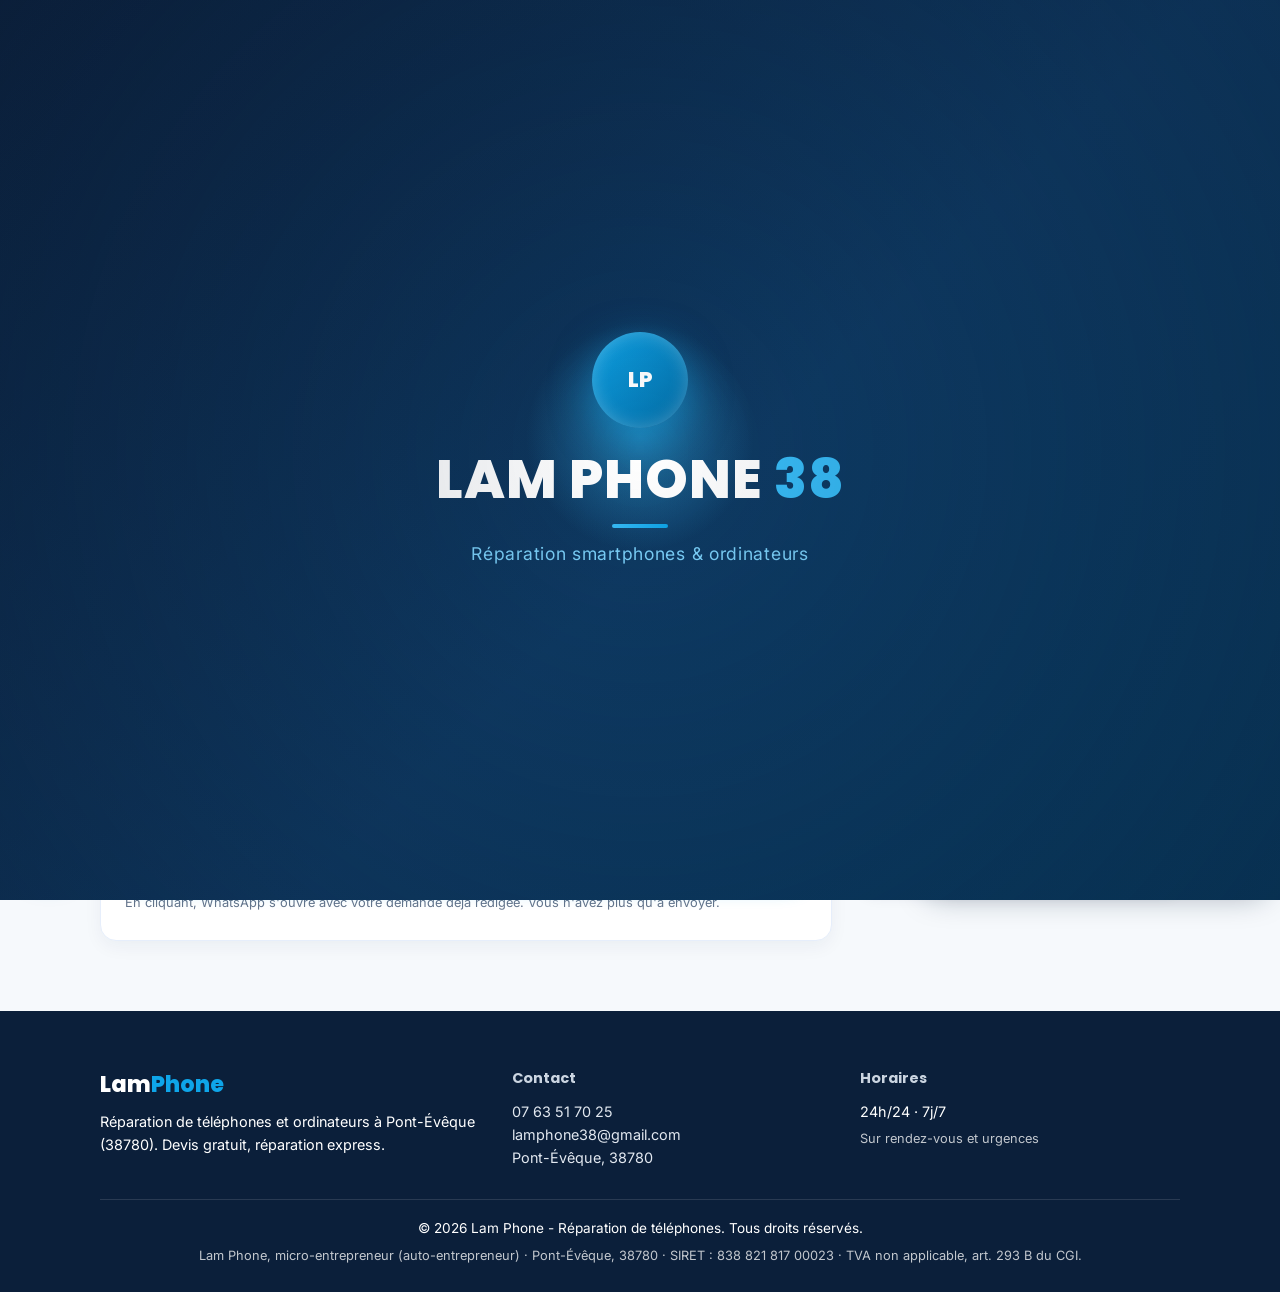
<file: devis.html>
<!DOCTYPE html>
<html lang="fr">
<head>
  <meta charset="UTF-8">
  <meta name="viewport" content="width=device-width, initial-scale=1.0">
  <meta name="description" content="Demandez votre devis gratuit en 30 secondes pour votre téléphone ou ordinateur : remplacement d'écran, batterie, port de charge, caméra, dégâts d'eau. Lam Phone, Pont-Évêque.">
  <meta name="robots" content="index, follow">
  <link rel="canonical" href="https://dedel38780.github.io/lam-phone/devis.html">
  <meta property="og:type" content="website">
  <meta property="og:site_name" content="Lam Phone">
  <meta property="og:title" content="Devis gratuit - Lam Phone (30 secondes, sans engagement)">
  <meta property="og:description" content="Décrivez votre panne et recevez votre devis gratuit immédiatement sur WhatsApp.">
  <meta property="og:url" content="https://dedel38780.github.io/lam-phone/devis.html">
  <link rel="icon" href="data:image/svg+xml,%3Csvg xmlns='http://www.w3.org/2000/svg' viewBox='0 0 1024 1024'%3E%3Crect width='1024' height='1024' rx='220' fill='%230b1f3a'/%3E<text x='512' y='360' text-anchor='middle' font-family='Segoe UI,Arial,sans-serif' font-weight='600' font-size='76' letter-spacing='36' fill='%237dd3fc'>LAM PHONE</text><text x='512' y='720' text-anchor='middle' font-family='Segoe UI,Arial,sans-serif' font-weight='800' font-size='440' fill='%23fff'>38</text><rect x='312' y='808' width='400' height='20' rx='10' fill='%2338bdf8'/>%3C/svg%3E">
  <title>Devis gratuit - Lam Phone</title>
  <link rel="preconnect" href="https://fonts.googleapis.com">
  <link rel="preconnect" href="https://fonts.gstatic.com" crossorigin>
  <link href="https://fonts.googleapis.com/css2?family=Inter:wght@400;500;600&family=Poppins:wght@600;700;800&display=swap" rel="stylesheet">
  <link rel="stylesheet" href="style.css">
</head>
<body class="has-cta-bar">

  <div class="intro-overlay" id="introOverlay" aria-hidden="true">
    <div class="intro-stage">
      <span class="intro-halo"></span>
      <div class="intro-mark">LP</div>
      <h1 class="intro-brand">LAM&nbsp;PHONE <span>38</span></h1>
      <span class="intro-divider"></span>
      <p class="intro-tag">R&eacute;paration smartphones &amp; ordinateurs</p>
    </div>
  </div>

  <header class="site-header">
    <div class="container nav">
      <a href="index.html" class="logo">Lam<span>Phone</span></a>
      <a class="header-tel" href="tel:+33763517025">
        <svg viewBox="0 0 24 24" width="15" height="15" fill="none" stroke="currentColor" stroke-width="2" stroke-linecap="round" stroke-linejoin="round"><path d="M22 16.9v3a2 2 0 0 1-2.2 2 19.8 19.8 0 0 1-8.6-3.1 19.5 19.5 0 0 1-6-6 19.8 19.8 0 0 1-3.1-8.7A2 2 0 0 1 4.1 2h3a2 2 0 0 1 2 1.7c.1.9.3 1.8.6 2.7a2 2 0 0 1-.4 2.1L8.1 9.9a16 16 0 0 0 6 6l1.4-1.2a2 2 0 0 1 2.1-.4c.9.3 1.8.5 2.7.6a2 2 0 0 1 1.7 2Z"/></svg>
        07 63 51 70 25
      </a>
      <button class="menu-btn" id="menuBtn" aria-label="Ouvrir le menu">☰</button>
      <nav class="nav-links" id="navLinks">
        <a href="index.html#accueil">Accueil</a>
        <a href="index.html#services">Services</a>
        <a href="index.html#tarifs">Tarifs</a>
        <a href="assistance.html">Assistance</a>
        <a href="devis.html" class="active">Devis</a>
        <a href="avis.html">Avis</a>
        <a href="contact.html">Contact</a>
      </nav>
    </div>
  </header>

  <section class="devis-page">
    <div class="container">
      <h2>Devis gratuit en 30 secondes</h2>
      <p class="contact-slogan">Décrivez votre panne : votre devis exact vous arrive <em>immédiatement sur WhatsApp</em>. Réponse <em>24h/24, 7j/7</em>, sans engagement.</p>

      <div class="devis-grid">
        <form id="devisForm" class="form-card">
          <label for="d-nom">Votre prénom</label>
          <input type="text" id="d-nom" name="nom" required placeholder="Ex. : Karim" autocomplete="name">

          <label for="d-tel">Votre numéro (facultatif)</label>
          <input type="tel" id="d-tel" name="tel" placeholder="Ex. : 06 12 34 56 78" autocomplete="tel">

          <label for="d-modele">Marque et modèle de l'appareil</label>
          <input type="text" id="d-modele" name="modele" required placeholder="Ex. : iPhone 13, Galaxy S22, HP Pavilion..." autocomplete="off">

          <label for="d-panne">Type de panne</label>
          <select id="d-panne" name="panne" required>
            <option value="" disabled selected>Choisissez la panne</option>
            <option>Écran cassé / fissuré</option>
            <option>Batterie faible / gonflée</option>
            <option>Ne charge plus / port de charge</option>
            <option>Caméra ou son</option>
            <option>Dégât d'eau</option>
            <option>Ordinateur (lent, écran, clavier...)</option>
            <option>Autre</option>
          </select>

          <label for="d-msg">Décrivez la panne (facultatif)</label>
          <textarea id="d-msg" name="msg" rows="3" placeholder="Ex. : l'écran ne répond plus en haut à gauche..."></textarea>

          <button type="submit" class="btn btn-block">Recevoir mon devis gratuit sur WhatsApp</button>
          <p class="form-note">En cliquant, WhatsApp s'ouvre avec votre demande déjà rédigée. Vous n'avez plus qu'à envoyer.</p>
        </form>

        <aside class="devis-aside">
          <div class="card">
            <h3>Ou contactez-nous direct</h3>
            <p>Vous préférez parler à quelqu'un ?</p>
            <a href="tel:+33763517025" class="btn btn-call btn-block">Appeler le 07 63 51 70 25</a>
            <a href="https://wa.me/33763517025?text=Bonjour%20Lam%20Phone%2C%20je%20souhaite%20un%20devis%20pour%20une%20r%C3%A9paration." target="_blank" rel="noopener" class="btn btn-wa btn-block">Écrire sur WhatsApp</a>
          </div>
          <div class="card">
            <h3>Nos prix dès maintenant</h3>
            <ul class="price-list">
              <li>Écran : dès 49 € (Android) / 69 € (iPhone)</li>
              <li>Batterie : dès 29 € (Android) / 39 € (iPhone)</li>
              <li>Port de charge : dès 35 €</li>
              <li>Diagnostic : <strong>gratuit</strong></li>
            </ul>
            <p class="form-note">Réparation express en 30 minutes. Garantie et test complet inclus.</p>
          </div>
        </aside>
      </div>
    </div>
  </section>

  <footer class="site-footer">
    <div class="container footer-grid">
      <div>
        <p class="footer-logo">Lam<span>Phone</span></p>
        <p>Réparation de téléphones et ordinateurs à Pont-Évêque (38780). Devis gratuit, réparation express.</p>
      </div>
      <div>
        <p class="footer-title">Contact</p>
        <p><a href="tel:+33763517025">07 63 51 70 25</a></p>
        <p><a href="https://mail.google.com/mail/?view=cm&fs=1&to=lamphone38@gmail.com&su=Demande%20de%20devis%20Lam%20Phone" target="_blank" rel="noopener">lamphone38@gmail.com</a></p>
        <p><a href="https://www.google.com/maps/search/?api=1&query=Pont-%C3%89v%C3%A8que+38780" target="_blank" rel="noopener">Pont-Évêque, 38780</a></p>
      </div>
      <div>
        <p class="footer-title">Horaires</p>
        <p>24h/24 · 7j/7</p>
        <p class="small">Sur rendez-vous et urgences</p>
      </div>
    </div>
    <div class="container legal">
      <p>&copy; <span id="year"></span> Lam Phone - Réparation de téléphones. Tous droits réservés.</p>
      <p class="small">Lam Phone, micro-entrepreneur (auto-entrepreneur) · Pont-Évêque, 38780 · SIRET : 838 821 817 00023 · TVA non applicable, art. 293 B du CGI.</p>
    </div>
  </footer>

  <div class="cta-bar">
    <a href="tel:+33763517025" class="cta-bar-call">Appeler maintenant</a>
    <a href="https://wa.me/33763517025?text=Bonjour%20Lam%20Phone%2C%20je%20souhaite%20un%20devis%20pour%20une%20r%C3%A9paration." target="_blank" rel="noopener" class="cta-bar-wa">WhatsApp</a>
  </div>

  <a class="whatsapp" href="https://wa.me/33763517025?text=Bonjour%20Lam%20Phone%2C%20je%20souhaite%20un%20devis%20pour%20une%20r%C3%A9paration." target="_blank" rel="noopener" aria-label="Contacter sur WhatsApp">
    <svg viewBox="0 0 24 24" width="30" height="30" fill="currentColor" aria-hidden="true">
      <path d="M12 2a10 10 0 0 0-8.6 15.1L2 22l5-1.3A10 10 0 1 0 12 2Zm5.2 13.9c-.2.6-1.2 1.2-1.7 1.2-.6.1-1.3.1-1.5 0-1.1-.2-5.6-2.3-7.2-6.8-.5-1.4.9-2.5 1.6-3 .2-.1.4-.1.5 0l.7 1.6c.1.2 0 .4-.1.6l-.3.5c-.2.2-.4.4-.2.7.7 1.3 2.4 3.1 3.8 3.9.4.2.6.2.8-.1l.6-.7c.2-.2.3-.2.5-.1l1.7 1.2c.2.1.4.3.4.5 0 .1-.2.6-.6 1.3Z"/>
    </svg>
  </a>

  <div class="chat-widget">
    <div class="chat-panel" id="chatPanel" aria-hidden="true">
      <div class="chat-head">
        <div class="chat-avatar">LP</div>
        <div class="chat-head-info">
          <strong>Assistance Lam Phone</strong>
          <span>En ligne maintenant</span>
        </div>
        <button class="chat-close" id="chatClose" aria-label="Fermer le chat">
          <svg viewBox="0 0 24 24" width="16" height="16" fill="none" stroke="currentColor" stroke-width="2.4" stroke-linecap="round"><line x1="6" y1="6" x2="18" y2="18"/><line x1="18" y1="6" x2="6" y2="18"/></svg>
        </button>
      </div>
      <div class="chat-msgs" id="chatMsgs" role="log" aria-live="polite"></div>
      <div class="chat-quick" id="chatQuick">
        <button>Quels sont vos tarifs&nbsp;?</button>
        <button>Comment obtenir un devis&nbsp;?</button>
        <button>O&ugrave; &ecirc;tes-vous situ&eacute;&nbsp;?</button>
        <button>R&eacute;pares-vous les ordinateurs&nbsp;?</button>
      </div>
      <form class="chat-input" id="chatForm">
        <input id="chatText" type="text" placeholder="&Eacute;crivez votre question&hellip;" autocomplete="off">
        <button type="submit" class="chat-send" aria-label="Envoyer">
          <svg viewBox="0 0 24 24" width="18" height="18" fill="none" stroke="currentColor" stroke-width="2.2" stroke-linecap="round" stroke-linejoin="round"><path d="M5 12h13"/><path d="M13 6l6 6-6 6"/></svg>
        </button>
      </form>
    </div>
    <button class="chat-btn" id="chatBtn" aria-label="Ouvrir l'assistance virtuelle">
      <svg viewBox="0 0 24 24" width="26" height="26" fill="currentColor" aria-hidden="true"><path d="M21 11.5a8.5 8.5 0 0 1-8.5 8.5c-1 0-2-.2-2.9-.5L4 21l1.5-3.6A8.5 8.5 0 1 1 21 11.5Z"/></svg>
      <span class="chat-pulse"></span>
    </button>
  </div>

  <script src="script.js"></script>
</body>
</html>
</file>
<file: style.css>
:root {
  --primary: #0b1f3a;
  --accent: #0ea5e9;
  --accent-dark: #0284c7;
  --bg: #f6f9fc;
  --white: #ffffff;
  --text: #1f2937;
  --gold: #fbbf24;
  --radius: 16px;
  --shadow: 0 4px 14px rgba(14, 42, 71, 0.08);
}

* {
  margin: 0;
  padding: 0;
  box-sizing: border-box;
}

html {
  scroll-behavior: smooth;
}

body {
  font-family: "Inter", "Segoe UI", Arial, sans-serif;
  color: var(--text);
  background: var(--bg);
  line-height: 1.6;
  overflow-x: hidden;
}

h1,
h2,
h3,
.logo,
.btn,
blockquote footer {
  font-family: "Poppins", "Segoe UI", Arial, sans-serif;
}

.container {
  width: min(1080px, 92%);
  margin: 0 auto;
}

.site-header {
  background: var(--primary);
  color: var(--white);
  position: sticky;
  top: 0;
  z-index: 100;
  box-shadow: 0 2px 8px rgba(0, 0, 0, 0.2);
}

.nav {
  display: flex;
  align-items: center;
  justify-content: space-between;
  padding: 16px 0;
}

.logo {
  font-size: 1.6rem;
  font-weight: 800;
  color: var(--white);
  text-decoration: none;
  letter-spacing: -0.5px;
}

.logo span {
  color: var(--accent);
}

.nav-links a {
  color: var(--white);
  text-decoration: none;
  margin-left: 22px;
  font-weight: 500;
}

.nav-links a:hover {
  color: var(--accent);
}

.menu-btn {
  display: none;
  background: none;
  border: none;
  color: var(--white);
  font-size: 1.6rem;
  cursor: pointer;
}

.hero {
  color: var(--white);
  text-align: center;
  position: relative;
  overflow: hidden;
  padding: 56px 0 72px;
  background: linear-gradient(105deg, rgba(11, 31, 58, 0.5) 0%, rgba(11, 31, 58, 0.26) 40%, rgba(11, 31, 58, 0) 68%, rgba(11, 31, 58, 0.15) 100%), url("photo-accueil.jpg") center / cover no-repeat;
}

.hero .container {
  position: relative;
  z-index: 2;
}

.hero::before,
.hero::after {
  content: "";
  position: absolute;
  border-radius: 50%;
  filter: blur(70px);
  opacity: 0.55;
  z-index: 1;
}

.hero::before {
  width: 340px;
  height: 340px;
  background: #0ea5e9;
  top: -120px;
  left: -90px;
  animation: blobA 9s ease-in-out infinite;
}

.hero::after {
  width: 300px;
  height: 300px;
  background: #1d4ed8;
  bottom: -120px;
  right: -80px;
  animation: blobB 11s ease-in-out infinite;
}

@keyframes blobA {
  0%, 100% { transform: translate(0, 0); }
  50% { transform: translate(60px, 40px); }
}

@keyframes blobB {
  0%, 100% { transform: translate(0, 0); }
  50% { transform: translate(-50px, -40px); }
}

.hero h1 {
  font-size: 2.4rem;
  margin-bottom: 16px;
}

.hero p {
  max-width: 620px;
  margin: 0 auto 26px;
  font-size: 1.1rem;
  opacity: 0.92;
}

.btn {
  display: inline-block;
  background: linear-gradient(135deg, var(--accent), var(--accent-dark));
  color: var(--white);
  padding: 12px 30px;
  border-radius: 30px;
  text-decoration: none;
  font-weight: 600;
  border: none;
  cursor: pointer;
  position: relative;
  overflow: hidden;
  box-shadow: 0 6px 18px rgba(14, 165, 233, 0.45);
  transition: transform 0.2s, box-shadow 0.2s;
}

.btn::after {
  content: "";
  position: absolute;
  top: 0;
  left: -80%;
  height: 100%;
  width: 45%;
  background: linear-gradient(90deg, transparent, rgba(255, 255, 255, 0.35), transparent);
  transform: skewX(-20deg);
  opacity: 0;
  transition: opacity 0.2s;
}

.btn:hover::after {
  opacity: 1;
  left: 130%;
  transition: left 0.6s ease;
}

.btn:hover {
  transform: translateY(-2px);
  box-shadow: 0 10px 24px rgba(2, 132, 199, 0.55);
}

section {
  padding: 60px 0;
}

h2 {
  text-align: center;
  font-size: 2rem;
  font-weight: 700;
  color: var(--primary);
  margin-bottom: 36px;
}

.grid {
  display: grid;
  grid-template-columns: repeat(auto-fit, minmax(260px, 1fr));
  gap: 20px;
  transition: transform 0.35s ease-out;
}

.card {
  background: var(--white);
  border-radius: var(--radius);
  box-shadow: var(--shadow);
  padding: 22px;
  transition: transform 0.25s ease, box-shadow 0.25s ease;
}

.card:hover {
  transform: translateY(-6px);
  box-shadow: 0 10px 22px rgba(14, 42, 71, 0.14);
}

.services h2::after {
  content: "";
  display: block;
  width: 56px;
  height: 4px;
  border-radius: 2px;
  background: linear-gradient(90deg, var(--accent), var(--accent-dark));
  margin: 14px auto 26px;
}

.services .card {
  position: relative;
  overflow: hidden;
  text-align: center;
  border: 1px solid #e6eefb;
  box-shadow: 0 6px 18px rgba(14, 42, 71, 0.05);
  padding: 30px 22px 24px;
  transition: transform 0.3s ease, box-shadow 0.3s ease, border-color 0.3s ease;
}

.services .card:hover {
  transform: translateY(-6px);
  border-color: transparent;
  box-shadow: 0 20px 42px rgba(14, 42, 71, 0.13);
}

.services .card h3 {
  font-family: "Poppins", "Segoe UI", Arial, sans-serif;
  font-size: 1.05rem;
  margin-bottom: 8px;
}

.services .card p {
  font-size: 0.9rem;
  line-height: 1.55;
  color: #5b6b7b;
}

.watermark {
  position: absolute;
  right: -18px;
  bottom: -18px;
  width: 130px;
  height: 130px;
  color: #0ea5e9;
  opacity: 0.07;
  pointer-events: none;
  transition: transform 0.4s ease, opacity 0.3s ease;
}

.watermark svg {
  width: 100%;
  height: 100%;
}

.services .card:hover .watermark {
  transform: scale(1.12);
  opacity: 0.11;
}

.card-icon {
  width: 54px;
  height: 54px;
  border-radius: 15px;
  display: flex;
  align-items: center;
  justify-content: center;
  margin: 0 auto 14px;
  transition: transform 0.25s ease;
}

.icon-card:hover .card-icon {
  transform: translateY(-2px) scale(1.04);
}

.card-icon.tint-1 { background: linear-gradient(135deg, #e0f2fe, #bae6fd); color: #0369a1; }
.card-icon.tint-2 { background: linear-gradient(135deg, #dcfce7, #bbf7d0); color: #15803d; }
.card-icon.tint-3 { background: linear-gradient(135deg, #fef3c7, #fde68a); color: #b45309; }
.card-icon.tint-4 { background: linear-gradient(135deg, #ede9fe, #ddd6fe); color: #6d28d9; }
.card-icon.tint-5 { background: linear-gradient(135deg, #cffafe, #a5f3fc); color: #0e7490; }
.card-icon.tint-6 { background: linear-gradient(135deg, #ffe4e6, #fecdd3); color: #be123c; }

.card-link {
  display: inline-flex;
  align-items: center;
  gap: 6px;
  margin-top: 14px;
  font-family: "Poppins", "Segoe UI", Arial, sans-serif;
  font-weight: 600;
  font-size: 0.88rem;
  color: var(--accent-dark);
  text-decoration: none;
  opacity: 0.9;
}

.card-arrow {
  transition: transform 0.2s ease;
}

.services .card:hover .card-link {
  color: var(--accent-dark);
}

.services .card:hover .card-arrow {
  transform: translateX(5px);
}

.hero .container {
  transition: transform 0.35s ease-out;
}

.card h3 {
  color: var(--primary);
  margin-bottom: 8px;
}

.card p {
  font-size: 0.95rem;
}

.tarifs {
  background: var(--white);
}

table {
  width: 100%;
  border-collapse: collapse;
  background: var(--white);
  border-radius: var(--radius);
  overflow: hidden;
  box-shadow: var(--shadow);
}

th,
td {
  padding: 12px 16px;
  text-align: left;
  border-bottom: 1px solid #e5e7eb;
}

th {
  background: var(--primary);
  color: var(--white);
}

tr:last-child td {
  border-bottom: none;
}

.note {
  margin-top: 14px;
  font-size: 0.9rem;
  text-align: center;
  color: #6b7280;
}

.btn-center {
  text-align: center;
  margin-top: 20px;
}

.temoignages blockquote p {
  font-style: italic;
}

.review {
  text-align: left;
}

.review .rating {
  color: #f59e0b;
  font-size: 1.05rem;
  letter-spacing: 2px;
  margin-bottom: 8px;
}

.review-head {
  display: flex;
  align-items: center;
  gap: 12px;
  margin-bottom: 10px;
}

.avatar {
  width: 44px;
  height: 44px;
  border-radius: 50%;
  background: linear-gradient(135deg, #38bdf8, #0284c7);
  color: #fff;
  font-family: "Poppins", "Segoe UI", Arial, sans-serif;
  font-weight: 700;
  font-size: 0.9rem;
  display: flex;
  align-items: center;
  justify-content: center;
  flex-shrink: 0;
}

.reviewer {
  display: block;
  font-family: "Poppins", "Segoe UI", Arial, sans-serif;
  font-weight: 700;
  color: var(--primary);
}

.review-date {
  display: block;
  font-size: 0.8rem;
  color: #9ca3af;
}

.review-tag {
  margin-top: 12px;
  padding-top: 10px;
  border-top: 1px solid #eef2f6;
  font-size: 0.82rem;
  font-weight: 600;
  color: var(--accent-dark);
}

.rating-summary {
  display: flex;
  flex-wrap: wrap;
  align-items: baseline;
  justify-content: center;
  gap: 10px;
  background: var(--primary);
  color: var(--white);
  border-radius: var(--radius);
  padding: 22px;
  max-width: 560px;
  margin: 0 auto 34px;
  box-shadow: var(--shadow);
}

.summary-note {
  font-family: "Poppins", "Segoe UI", Arial, sans-serif;
  font-size: 2rem;
  font-weight: 700;
}

.rating.big {
  color: #fbbf24;
  font-size: 1.3rem;
  letter-spacing: 3px;
}

.summary-count {
  flex-basis: 100%;
  font-size: 0.9rem;
  color: #cbd5e1;
}

.reviews-grid {
  align-items: stretch;
}

.temoignages footer {
  margin-top: 10px;
  color: var(--accent-dark);
  font-weight: 600;
}

.contact .container {
  max-width: 720px;
}

label {
  display: block;
  margin: 14px 0 6px;
  font-weight: 600;
}

input,
textarea {
  width: 100%;
  padding: 11px 14px;
  border: 1px solid #d1d5db;
  border-radius: 8px;
  font-size: 1rem;
  font-family: inherit;
}

input:focus,
textarea:focus {
  outline: 2px solid var(--accent);
  border-color: transparent;
}

.coords {
  margin-top: 28px;
  padding: 18px;
  background: var(--white);
  border-radius: var(--radius);
  box-shadow: var(--shadow);
  font-size: 0.95rem;
}

.form-msg {
  margin-top: 12px;
  font-weight: 600;
  color: #16a34a;
}

.coords a {
  color: var(--accent-dark);
  text-decoration: none;
  font-weight: 600;
}

.contact-page {
  text-align: center;
}

.contact-slogan {
  margin-bottom: 30px;
  color: #4b5563;
  font-family: "DM Serif Display", Georgia, serif;
  font-size: 1.4rem;
  line-height: 1.7;
  max-width: 780px;
  margin-left: auto;
  margin-right: auto;
}

.contact-slogan em {
  color: var(--accent-dark);
  font-style: italic;
  font-weight: 600;
}

.contact-slogan strong {
  color: var(--primary);
  font-weight: 600;
}

.contact-cards {
  display: grid;
  grid-template-columns: repeat(auto-fit, minmax(220px, 1fr));
  gap: 20px;
  margin-bottom: 26px;
}

.contact-card {
  background: var(--white);
  border-radius: var(--radius);
  box-shadow: var(--shadow);
  padding: 24px;
  display: flex;
  flex-direction: column;
  align-items: center;
  gap: 10px;
  text-decoration: none;
  color: var(--text);
  transition: transform 0.25s ease, box-shadow 0.25s ease;
}

.contact-card:hover {
  transform: translateY(-6px);
  box-shadow: 0 10px 22px rgba(14, 42, 71, 0.14);
}

.contact-card .card-icon {
  background: #fff;
  color: var(--primary);
  margin-bottom: 4px;
  box-shadow: inset 0 0 0 2px rgba(14, 42, 71, 0.08);
}

.contact-card .card-icon.ic-tel,
.contact-card .card-icon.ic-whatsapp {
  color: #25d366;
  box-shadow: inset 0 0 0 2px rgba(37, 211, 102, 0.35);
}

.contact-card .card-icon.ic-mail {
  color: #ea4335;
  box-shadow: inset 0 0 0 2px rgba(234, 67, 53, 0.35);
}

.contact-label {
  font-family: "Poppins", "Segoe UI", Arial, sans-serif;
  font-weight: 700;
  color: var(--primary);
}

.contact-value {
  font-weight: 600;
  color: var(--accent-dark);
}

.info-grid {
  display: grid;
  grid-template-columns: repeat(auto-fit, minmax(220px, 1fr));
  gap: 20px;
  margin-top: 26px;
}

.info-item {
  background: var(--white);
  border-radius: var(--radius);
  box-shadow: var(--shadow);
  padding: 18px 20px;
  display: flex;
  align-items: center;
  gap: 14px;
  text-align: left;
}

a.info-item {
  text-decoration: none;
  color: inherit;
  transition: transform 0.25s ease, box-shadow 0.25s ease;
}

a.info-item:hover {
  transform: translateY(-4px);
  box-shadow: 0 10px 22px rgba(14, 42, 71, 0.14);
}

.info-item .card-icon {
  margin-bottom: 0;
  flex-shrink: 0;
}

.info-label {
  display: block;
  font-family: "Poppins", "Segoe UI", Arial, sans-serif;
  font-weight: 700;
  font-size: 0.85rem;
  text-transform: uppercase;
  letter-spacing: 0.5px;
  color: var(--primary);
}

.info-value {
  display: block;
  font-weight: 600;
  color: var(--accent-dark);
}

.btn-wa {
  background: linear-gradient(135deg, #25d366, #1da851);
  box-shadow: 0 6px 18px rgba(37, 211, 102, 0.4);
  margin-top: 10px;
}

.call-page {
  text-align: center;
}

.call-box {
  max-width: 520px;
  margin: 0 auto 30px;
  background: var(--white);
  border-radius: var(--radius);
  box-shadow: var(--shadow);
  padding: 34px 28px;
  display: flex;
  flex-direction: column;
  align-items: center;
  gap: 8px;
  border-top: 4px solid var(--accent);
}

.call-number {
  display: flex;
  align-items: center;
  gap: 12px;
  color: var(--primary);
  font-family: "Poppins", "Segoe UI", Arial, sans-serif;
  font-weight: 700;
  font-size: 1.7rem;
  margin-bottom: 14px;
}

.call-number svg {
  color: var(--accent);
}

.call-hint {
  margin-top: 10px;
  font-size: 0.85rem;
  color: #6b7280;
}

.back-link {
  color: var(--accent-dark);
  font-weight: 600;
  text-decoration: none;
}

.back-link:hover {
  text-decoration: underline;
}

.nav-links a.active {
  color: var(--accent);
}

.hero-layout {
  position: relative;
  z-index: 2;
  display: grid;
  grid-template-columns: 1fr;
  justify-items: start;
  gap: 28px;
  text-align: left;
  max-width: 780px;
}

.hero-badge {
  display: inline-block;
  background: rgba(14, 165, 233, 0.18);
  color: #7dd3fc;
  border: 1px solid rgba(14, 165, 233, 0.4);
  padding: 6px 14px;
  border-radius: 30px;
  font-size: 0.85rem;
  font-weight: 600;
  margin-bottom: 18px;
}

.hero-text h1 {
  font-size: 2.7rem;
  line-height: 1.15;
  margin-bottom: 16px;
}

.hero-text h1 span {
  color: var(--accent);
}

.hero-sub {
  font-size: 1.08rem;
  opacity: 0.92;
  margin-bottom: 26px;
  max-width: 520px;
}

.hero h1,
.hero-sub,
.hero-trust,
.hero-points,
.hero-devis {
  text-shadow: 0 1px 12px rgba(11, 31, 58, 0.5);
}

.hero-actions {
  display: flex;
  flex-wrap: wrap;
  gap: 12px;
  margin-bottom: 22px;
}

.hero-trust {
  display: flex;
  flex-wrap: wrap;
  gap: 16px;
  font-size: 0.9rem;
  font-weight: 500;
}

.hero-trust span {
  display: flex;
  align-items: center;
  gap: 6px;
  color: #bbf7d0;
}

.hero-trust svg {
  color: #4ade80;
}

a.link-plain {
  color: inherit;
  text-decoration: none;
  display: inline-flex;
  align-items: center;
  gap: 6px;
}

a.link-plain:hover {
  text-decoration: underline;
  color: var(--accent-dark);
}

a.stat {
  color: inherit;
  text-decoration: none;
  display: block;
}

a.stat:hover strong {
  color: var(--accent-dark);
}

a.stat:hover span {
  color: var(--accent-dark);
}

.stats {
  background: var(--primary);
  padding: 40px 0;
  color: var(--white);
  text-align: center;
}

.stats-grid {
  display: grid;
  grid-template-columns: repeat(auto-fit, minmax(150px, 1fr));
  gap: 24px;
}

.stat strong {
  display: block;
  font-family: "Poppins", "Segoe UI", Arial, sans-serif;
  font-size: 1.9rem;
  color: var(--accent);
  margin-bottom: 4px;
}

.stat span {
  font-size: 0.9rem;
  color: #cbd5e1;
}

.section-sub {
  text-align: center;
  color: #6b7280;
  margin: -22px 0 34px;
  font-size: 0.98rem;
}

.cta-band {
  background: linear-gradient(-45deg, #0a1d33, #073a5e, #0a1d33);
  background-size: 400% 400%;
  animation: heroGrad 12s ease infinite;
  color: var(--white);
  text-align: center;
  padding: 64px 0;
}

.cta-band h2 {
  color: #fff;
}

.cta-band p {
  margin-bottom: 24px;
  color: #cbd5e1;
}

.cta-band .hero-actions {
  justify-content: center;
  margin-bottom: 0;
}

.footer-grid {
  display: grid;
  grid-template-columns: 1.2fr 1fr 1fr;
  gap: 28px;
  text-align: left;
  padding: 30px 0;
}

.footer-logo {
  font-family: "Poppins", "Segoe UI", Arial, sans-serif;
  font-size: 1.4rem;
  font-weight: 800;
  margin-bottom: 8px;
}

.footer-logo span {
  color: var(--accent);
}

.footer-title {
  font-family: "Poppins", "Segoe UI", Arial, sans-serif;
  font-weight: 700;
  margin-bottom: 10px;
  color: #cbd5e1;
}

.footer-grid a {
  color: #e2e8f0;
  text-decoration: none;
}

.footer-grid a:hover {
  color: var(--accent);
}

.legal {
  border-top: 1px solid rgba(255, 255, 255, 0.12);
  padding-top: 18px;
  font-size: 0.85rem;
}

.whatsapp {
  position: fixed;
  right: 20px;
  bottom: 20px;
  width: 58px;
  height: 58px;
  border-radius: 50%;
  background: #25d366;
  color: #fff;
  display: flex;
  align-items: center;
  justify-content: center;
  box-shadow: 0 4px 12px rgba(37, 211, 102, 0.4);
  z-index: 200;
  transition: transform 0.2s;
}

.whatsapp:hover {
  transform: scale(1.08);
}

.site-footer {
  background: var(--primary);
  color: var(--white);
  text-align: center;
  padding: 26px 0;
  font-size: 0.9rem;
}

.site-footer .small {
  margin-top: 6px;
  opacity: 0.75;
  font-size: 0.8rem;
}

@media (max-width: 720px) {
  .menu-btn {
    display: block;
  }

  .nav-links {
    display: none;
    flex-direction: column;
    position: absolute;
    top: 100%;
    left: 0;
    right: 0;
    background: var(--primary);
    padding: 10px 0;
  }

  .nav-links.open {
    display: flex;
  }

  .nav-links a {
    margin: 0;
    padding: 12px 24px;
  }

  .hero {
    padding: 44px 0 56px;
  }

  .hero h1 {
    font-size: 1.8rem;
  }

  .hero-layout {
    grid-template-columns: 1fr;
    text-align: center;
  }

  .hero-sub {
    margin-left: auto;
    margin-right: auto;
  }

  .hero-actions,
  .hero-trust {
    justify-content: center;
  }

  .stats-grid {
    grid-template-columns: repeat(2, 1fr);
  }

  .footer-grid {
    grid-template-columns: 1fr;
    text-align: center;
  }
}

/* ===== Bouton d'appel (CTA prioritaire) ===== */
.btn-call {
  background: linear-gradient(135deg, #0ea5e9, #0369a1);
  padding: 14px 32px;
  font-size: 1.02rem;
}

.btn-block {
  display: block;
  width: 100%;
  text-align: center;
  margin: 6px 0;
  box-sizing: border-box;
}

/* ===== Lien fin sous les CTA ===== */
.hero-devis {
  margin: 14px 0 0;
}

.hero-devis a {
  color: var(--accent-dark);
  font-weight: 600;
  text-decoration: none;
  border-bottom: 1px dashed rgba(2, 132, 199, 0.5);
}

.hero-devis a:hover {
  border-bottom-style: solid;
}

/* ===== Page Devis ===== */
.devis-page {
  padding: 40px 0 70px;
}

.devis-grid {
  display: grid;
  grid-template-columns: 1fr 320px;
  gap: 28px;
  align-items: start;
  margin-top: 26px;
}

.form-card {
  background: #fff;
  border: 1px solid #e6eefb;
  border-radius: 16px;
  box-shadow: 0 6px 18px rgba(14, 42, 71, 0.05);
  padding: 26px 24px;
}

.form-card label {
  display: block;
  font-family: Poppins, "Segoe UI", Arial, sans-serif;
  font-weight: 600;
  font-size: 0.9rem;
  margin: 14px 0 6px;
  color: #0c4a6e;
}

.form-card input,
.form-card select,
.form-card textarea {
  width: 100%;
  padding: 12px 14px;
  border: 1px solid #dbeafe;
  border-radius: 10px;
  font-family: Inter, "Segoe UI", Arial, sans-serif;
  font-size: 0.95rem;
  color: #334155;
  background: #fbfdff;
  box-sizing: border-box;
}

.form-card input:focus,
.form-card select:focus,
.form-card textarea:focus {
  outline: 2px solid #0ea5e9;
  border-color: transparent;
}

.form-card .btn {
  margin-top: 18px;
}

.form-note {
  font-size: 0.8rem;
  color: #64748b;
  margin-top: 10px;
}

.devis-aside .card {
  margin-bottom: 18px;
}

.devis-aside h3 {
  margin-bottom: 8px;
}

.price-list {
  list-style: none;
  padding: 0;
  margin: 0 0 10px;
}

.price-list li {
  padding: 7px 0;
  border-bottom: 1px dashed #e0eefb;
  font-size: 0.92rem;
  color: #334155;
}

.price-list li:last-child {
  border-bottom: none;
}

/* ===== Barre d'action mobile : appeler / WhatsApp ===== */
.cta-bar {
  display: none;
}

@media (max-width: 768px) {
  .cta-bar {
    display: grid;
    grid-template-columns: 1.25fr 1fr;
    gap: 8px;
    position: fixed;
    left: 0;
    right: 0;
    bottom: 0;
    z-index: 210;
    background: #fff;
    padding: 10px 12px calc(10px + env(safe-area-inset-bottom));
    border-top: 1px solid #e0eefb;
    box-shadow: 0 -4px 16px rgba(14, 42, 71, 0.12);
  }

  .cta-bar a {
    text-align: center;
    padding: 13px 10px;
    border-radius: 30px;
    font-weight: 700;
    font-family: Poppins, "Segoe UI", Arial, sans-serif;
    font-size: 0.92rem;
    text-decoration: none;
  }

  .cta-bar-call {
    background: linear-gradient(135deg, #0ea5e9, #0369a1);
    color: #fff;
  }

  .cta-bar-wa {
    background: #25d366;
    color: #fff;
  }

  .has-cta-bar {
    padding-bottom: 76px;
  }

  .has-cta-bar .whatsapp {
    bottom: 86px;
    right: 6px;
    width: 54px;
    height: 54px;
  }

  .devis-grid {
    grid-template-columns: 1fr;
  }
}

/* ====================== Peau v2 + détails ====================== */

html {
  scroll-padding-top: 84px;
}

::selection {
  background: rgba(14, 165, 233, 0.3);
}

:focus-visible {
  outline: 3px solid rgba(14, 165, 233, 0.55);
  outline-offset: 2px;
  border-radius: 6px;
}

/* --- Logo avec pastille lumineuse --- */
.logo::before {
  content: "";
  width: 10px;
  height: 10px;
  border-radius: 50%;
  display: inline-block;
  margin-right: 9px;
  vertical-align: 2px;
  background: linear-gradient(135deg, #38bdf8, #0ea5e9);
  box-shadow: 0 0 0 4px rgba(14, 165, 233, 0.22), 0 0 14px rgba(56, 189, 248, 0.7);
}

/* --- Numéro toujours visible dans le header (desktop) --- */
.header-tel {
  display: none;
  margin-left: 22px;
  color: #bae6fd;
  text-decoration: none;
  font-weight: 600;
  font-size: 0.88rem;
  white-space: nowrap;
  border: 1px solid rgba(186, 230, 253, 0.35);
  border-radius: 999px;
  padding: 7px 14px;
  transition: background 0.2s, color 0.2s, border-color 0.2s;
}

.header-tel svg {
  vertical-align: -2px;
  margin-right: 6px;
}

.header-tel:hover {
  background: rgba(14, 165, 233, 0.15);
  color: #fff;
  border-color: rgba(14, 165, 233, 0.7);
}

@media (min-width: 920px) {
  .header-tel {
    display: inline-flex;
    align-items: center;
  }
}

/* --- Hero : badge verre + mot en dégradé --- */
.hero-badge {
  background: rgba(255, 255, 255, 0.1);
  border: 1px solid rgba(255, 255, 255, 0.22);
  backdrop-filter: blur(6px);
  border-radius: 999px;
  color: #e0f2fe;
  font-size: 0.85rem;
  font-weight: 600;
  padding: 8px 16px;
  display: inline-flex;
  align-items: center;
  gap: 8px;
  margin-bottom: 18px;
}

.hero-text h1 span {
  background: linear-gradient(90deg, #38bdf8, #7dd3fc, #0ea5e9, #38bdf8);
  background-size: 200% auto;
  -webkit-background-clip: text;
  background-clip: text;
  color: transparent;
  animation: wordShine 7s linear infinite;
}

@keyframes wordShine {
  to {
    background-position: 200% center;
  }
}

/* --- Hero : mini puces de garantie --- */
.hero-points {
  display: flex;
  flex-wrap: wrap;
  gap: 10px;
  justify-content: center;
  margin: 20px 0 0;
}

.hero-points span {
  display: inline-flex;
  align-items: center;
  gap: 7px;
  background: rgba(255, 255, 255, 0.08);
  border: 1px solid rgba(255, 255, 255, 0.16);
  border-radius: 999px;
  padding: 6px 13px;
  font-size: 0.8rem;
  color: #dbeafe;
}

.hero-points svg {
  color: #38bdf8;
  flex-shrink: 0;
}

/* --- Cartes services : barre de dégradé au survol --- */
.services .card::before {
  content: "";
  position: absolute;
  top: 0;
  left: 0;
  right: 0;
  height: 4px;
  background: linear-gradient(90deg, #38bdf8, #0284c7);
  transform: scaleX(0);
  transform-origin: left;
  transition: transform 0.35s ease;
}

.services .card:hover::before {
  transform: scaleX(1);
}

/* --- Ligne des marques réparées --- */
.brands {
  display: flex;
  flex-wrap: wrap;
  gap: 10px;
  justify-content: center;
  margin-top: 34px;
  max-width: 760px;
  margin-left: auto;
  margin-right: auto;
}

.brands span {
  background: var(--white);
  border: 1px solid #e3edf7;
  border-radius: 999px;
  padding: 8px 16px;
  font-size: 0.82rem;
  font-weight: 600;
  color: #0c4a6e;
  box-shadow: 0 2px 8px rgba(14, 42, 71, 0.05);
  display: inline-flex;
  align-items: center;
  gap: 8px;
  transition: transform 0.2s, border-color 0.2s, box-shadow 0.2s;
}

.brands span::before {
  content: "";
  width: 8px;
  height: 8px;
  border-radius: 50%;
  background: linear-gradient(135deg, #38bdf8, #0284c7);
}

.brands span:hover {
  transform: translateY(-2px);
  border-color: #bae6fd;
  box-shadow: 0 6px 14px rgba(2, 132, 199, 0.14);
}

.brands .mini {
  font-weight: 600;
  color: #0284c7;
  border-color: #bae6fd;
}

/* --- Table tarifs : survol + ligne mise en avant --- */
tbody tr td {
  transition: background 0.2s;
}

tbody tr:hover td {
  background: #f0f9ff;
}

tr.is-pop td {
  background: #e0f2fe;
}

tr.is-pop td:first-child {
  position: relative;
}

.pop-tag {
  display: inline-block;
  font-size: 0.68rem;
  font-weight: 700;
  letter-spacing: 0.4px;
  background: linear-gradient(135deg, #0ea5e9, #0284c7);
  color: #fff;
  padding: 2px 9px;
  border-radius: 999px;
  margin-left: 10px;
  vertical-align: 1px;
}

/* --- Avis vérifié --- */
.verified {
  display: inline-flex;
  align-items: center;
  gap: 5px;
  color: #059669;
  font-size: 0.72rem;
  font-weight: 600;
  background: #ecfdf5;
  border: 1px solid #a7f3d0;
  border-radius: 999px;
  padding: 2px 9px;
  margin-left: 8px;
}

.avvis-page .reviewer::after,
.avis-page .reviewer::after {
  content: " ✓ Avis vérifié";
  color: #059669;
  font-size: 0.66rem;
  font-weight: 600;
  background: #ecfdf5;
  border: 1px solid #a7f3d0;
  border-radius: 999px;
  padding: 1px 8px;
  margin-left: 8px;
  vertical-align: 1px;
}

/* --- Apparition douce au scroll (sûre : rien ne reste invisible) --- */
.js-ready .rev {
  opacity: 0;
  transform: translateY(18px);
  transition: opacity 0.6s ease, transform 0.6s ease;
}

.js-ready .rev.in {
  opacity: 1;
  transform: none;
}

.js-ready .rev.in.d1 { transition-delay: 0.08s; }
.js-ready .rev.in.d2 { transition-delay: 0.16s; }
.js-ready .rev.in.d3 { transition-delay: 0.24s; }
.js-ready .rev.in.d4 { transition-delay: 0.32s; }

/* ====================== Assistance virtuelle (chat) ====================== */

.chat-btn {
  position: fixed;
  left: 20px;
  bottom: 20px;
  width: 58px;
  height: 58px;
  border-radius: 50%;
  background: linear-gradient(135deg, #0ea5e9, #0284c7);
  color: #fff;
  display: flex;
  align-items: center;
  justify-content: center;
  box-shadow: 0 6px 18px rgba(2, 132, 199, 0.5);
  z-index: 300;
  cursor: pointer;
  border: none;
  transition: transform 0.2s;
}

.chat-btn:hover {
  transform: scale(1.08);
}

.chat-pulse {
  position: absolute;
  top: 0;
  left: 0;
  width: 100%;
  height: 100%;
  border-radius: 50%;
  background: rgba(14, 165, 233, 0.4);
  animation: chatPulse 2.6s ease-out infinite;
  z-index: -1;
}

@keyframes chatPulse {
  0% { transform: scale(1); opacity: 0.7; }
  100% { transform: scale(1.7); opacity: 0; }
}

.chat-panel {
  position: fixed;
  left: 20px;
  bottom: 88px;
  width: 352px;
  max-height: 72vh;
  display: flex;
  flex-direction: column;
  background: #f6f9fc;
  border-radius: 18px;
  overflow: hidden;
  box-shadow: 0 18px 50px rgba(11, 31, 58, 0.35);
  border: 1px solid rgba(14, 165, 233, 0.18);
  z-index: 310;
  opacity: 0;
  visibility: hidden;
  transform: translateY(14px);
  transition: opacity 0.25s ease, transform 0.25s ease, visibility 0.25s;
}

.chat-panel.open {
  opacity: 1;
  visibility: visible;
  transform: none;
}

.chat-head {
  display: flex;
  align-items: center;
  gap: 12px;
  padding: 14px 16px;
  background: linear-gradient(135deg, #0b1f3a, #0e3a63);
  color: #fff;
}

.chat-head-info {
  flex: 1;
}

.chat-head-info strong {
  display: block;
  font-family: "Poppins", "Segoe UI", Arial, sans-serif;
  font-size: 0.92rem;
}

.chat-head-info span {
  display: block;
  font-size: 0.74rem;
  color: #7dd3fc;
}

.chat-head-info span::before {
  content: "";
  display: inline-block;
  width: 8px;
  height: 8px;
  border-radius: 50%;
  background: #22c55e;
  margin-right: 6px;
  vertical-align: 1px;
  animation: chatOnline 1.6s ease-in-out infinite;
}

@keyframes chatOnline {
  0%, 100% { opacity: 1; }
  50% { opacity: 0.35; }
}

.chat-avatar {
  width: 38px;
  height: 38px;
  border-radius: 50%;
  background: linear-gradient(135deg, #38bdf8, #0284c7);
  color: #fff;
  font-family: "Poppins", "Segoe UI", Arial, sans-serif;
  font-weight: 700;
  font-size: 0.75rem;
  display: flex;
  align-items: center;
  justify-content: center;
  flex-shrink: 0;
}

.chat-close {
  background: none;
  border: none;
  color: #bae6fd;
  cursor: pointer;
  padding: 6px;
  border-radius: 8px;
}

.chat-close:hover {
  background: rgba(255, 255, 255, 0.12);
  color: #fff;
}

.chat-msgs {
  display: flex;
  flex-direction: column;
  gap: 10px;
  padding: 16px 14px;
  overflow-y: auto;
  min-height: 150px;
  max-height: 46vh;
  scroll-behavior: smooth;
}

.msg {
  max-width: 86%;
  padding: 10px 13px;
  font-size: 0.88rem;
  line-height: 1.5;
  border-radius: 14px;
  word-wrap: break-word;
}

.msg.bot {
  align-self: flex-start;
  background: #fff;
  color: #1f2937;
  border: 1px solid #e3edf7;
  border-bottom-left-radius: 4px;
}

.msg.bot a {
  color: #0284c7;
  font-weight: 600;
  text-decoration: underline;
}

.msg.user {
  align-self: flex-end;
  background: linear-gradient(135deg, #0ea5e9, #0284c7);
  color: #fff;
  border-bottom-right-radius: 4px;
}

.chat-quick {
  display: flex;
  flex-wrap: wrap;
  gap: 6px;
  padding: 0 12px 10px;
}

.chat-quick button {
  background: #fff;
  border: 1px solid #bae6fd;
  color: #0369a1;
  font-size: 0.76rem;
  font-weight: 600;
  border-radius: 999px;
  padding: 6px 11px;
  cursor: pointer;
  transition: background 0.15s, color 0.15s;
}

.chat-quick button:hover {
  background: #e0f2fe;
  color: #0c4a6e;
}

.msg-actions {
  display: flex;
  gap: 8px;
  margin-top: 8px;
  flex-wrap: wrap;
}

.msg-actions a {
  font-size: 0.8rem;
  font-weight: 600;
  padding: 7px 13px;
  border-radius: 999px;
  text-decoration: none;
}

.msg-actions .act-call {
  background: linear-gradient(135deg, #0ea5e9, #0284c7);
  color: #fff;
}

.msg-actions .act-wa {
  background: #25d366;
  color: #fff;
}

.msg-actions .act-devis {
  background: #e0f2fe;
  color: #0369a1;
}

.chat-input {
  display: flex;
  gap: 8px;
  padding: 10px 12px;
  background: #fff;
  border-top: 1px solid #e3edf7;
}

.chat-input input {
  flex: 1;
  border: 1px solid #dbeafe;
  border-radius: 999px;
  padding: 9px 14px;
  font-size: 0.85rem;
  font-family: "Inter", "Segoe UI", Arial, sans-serif;
  outline: none;
}

.chat-input input:focus {
  border-color: #0ea5e9;
}

.chat-send {
  width: 40px;
  height: 40px;
  border-radius: 50%;
  background: linear-gradient(135deg, #0ea5e9, #0284c7);
  color: #fff;
  border: none;
  cursor: pointer;
  display: flex;
  align-items: center;
  justify-content: center;
  flex-shrink: 0;
}

.chat-send:hover {
  opacity: 0.9;
}

@media (max-width: 768px) {
  .chat-btn {
    left: 10px;
    bottom: 86px;
  }

  .chat-panel {
    left: 10px;
    right: 10px;
    bottom: 148px;
    width: auto;
    height: min(60vh, 480px);
  }

  .chat-msgs {
    max-height: none;
    flex: 1;
  }
}

/* ====================== Page Assistance ====================== */

.assis-hero {
  color: #fff;
  text-align: center;
  padding: 70px 0 50px;
  position: relative;
  overflow: hidden;
  background: linear-gradient(-45deg, #0b1f3a, #0e2a47, #073a5e, #0e2a47);
  background-size: 400% 400%;
  animation: heroGrad 14s ease infinite;
}

.assis-hero .container { position: relative; z-index: 2; }

.assis-hero h1 {
  font-size: 2.1rem;
  margin-bottom: 14px;
}

.assis-hero h1 span {
  background: linear-gradient(90deg, #38bdf8, #7dd3fc, #0ea5e9, #38bdf8);
  background-size: 200% auto;
  -webkit-background-clip: text;
  background-clip: text;
  color: transparent;
  animation: wordShine 7s linear infinite;
}

.assis-hero .hero-sub {
  max-width: 640px;
  margin: 0 auto 24px;
  color: #cbd5e1;
}

.assis-hero .hero-actions { justify-content: center; }

.assis-box {
  padding: 34px 0 24px;
}

.assis-cta {
  text-align: center;
  background: #fff;
  border: 1px solid #e3edf7;
  border-radius: 18px;
  padding: 34px 24px;
  box-shadow: 0 10px 30px rgba(11, 31, 58, 0.08);
}

.assis-cta h2 { margin-bottom: 10px; }

.assis-cta p { max-width: 560px; margin: 0 auto 18px; color: #5b6b7b; }

.open-chat {
  cursor: pointer;
}

/* ====================== FAQ ====================== */

.faq { padding: 20px 0 60px; }

.faq-list {
  max-width: 760px;
  margin: 0 auto;
  display: grid;
  gap: 12px;
}

.faq-list details {
  background: #fff;
  border: 1px solid #e3edf7;
  border-radius: 14px;
  overflow: hidden;
  transition: box-shadow 0.2s;
}

.faq-list details[open] {
  box-shadow: 0 8px 24px rgba(11, 31, 58, 0.08);
}

.faq-list summary {
  cursor: pointer;
  list-style: none;
  padding: 15px 18px;
  font-family: "Poppins", "Segoe UI", Arial, sans-serif;
  font-weight: 600;
  font-size: 0.95rem;
  color: #0b1f3a;
  display: flex;
  align-items: center;
  gap: 12px;
}

.faq-list summary::-webkit-details-marker { display: none; }

.faq-list summary::before {
  content: "";
  width: 22px;
  height: 22px;
  border-radius: 50%;
  background: linear-gradient(135deg, #38bdf8, #0284c7);
  color: #fff;
  font-size: 0.8rem;
  display: flex;
  align-items: center;
  justify-content: center;
  flex-shrink: 0;
}

.faq-list summary::after {
  content: "+";
  margin-left: auto;
  font-size: 1.2rem;
  color: #0284c7;
  transition: transform 0.2s;
}

.faq-list details[open] summary::after {
  transform: rotate(45deg);
}

.faq-list details p {
  padding: 0 18px 16px 52px;
  font-size: 0.9rem;
  color: #334155;
}

/* --- Indicateur de frappe + chips défilables --- */
.msg.bot.typing {
  color: #64748b;
  font-weight: 600;
  letter-spacing: 2px;
  animation: typingBlink 0.9s ease-in-out infinite;
}

@keyframes typingBlink {
  0%, 100% { opacity: 0.35; }
  50% { opacity: 1; }
}

.chat-quick {
  max-height: 72px;
  overflow-y: auto;
}

/* ====================== Intro logo Lam Phone (3 s) ====================== */

.intro-overlay {
  position: fixed;
  inset: 0;
  z-index: 950;
  display: flex;
  align-items: center;
  justify-content: center;
  background: linear-gradient(135deg, #0b1f3a, #0e3a63 55%, #073a5e);
  overflow: hidden;
  opacity: 1;
  visibility: visible;
  transition: opacity 0.45s ease, visibility 0.45s;
}

.intro-overlay.gone {
  opacity: 0;
  visibility: hidden;
  pointer-events: none;
}

html.intro-lock {
  overflow: hidden;
}

.intro-stage {
  position: relative;
  text-align: center;
  transition: transform 0.5s ease-out, opacity 0.4s ease-out;
}

.intro-overlay.go .intro-stage {
  transform: scale(1.08);
  opacity: 0.88;
}

.intro-halo {
  position: absolute;
  left: 50%;
  top: -10px;
  width: 230px;
  height: 230px;
  transform: translateX(-50%);
  border-radius: 50%;
  background: radial-gradient(circle, rgba(56, 189, 248, 0.45), rgba(14, 165, 233, 0) 70%);
  animation: haloPulse 2.6s ease-in-out infinite;
}

@keyframes haloPulse {
  0%, 100% { opacity: 0.55; transform: translateX(-50%) scale(1); }
  50% { opacity: 1; transform: translateX(-50%) scale(1.1); }
}

.intro-mark {
  position: relative;
  width: 96px;
  height: 96px;
  margin: 0 auto;
  border-radius: 50%;
  background: linear-gradient(135deg, #0ea5e9, #0369a1);
  display: flex;
  align-items: center;
  justify-content: center;
  font-family: "Poppins", "Segoe UI", Arial, sans-serif;
  font-weight: 800;
  font-size: 1.35rem;
  color: #fff;
  box-shadow: 0 12px 40px rgba(14, 165, 233, 0.5), inset 0 0 18px rgba(255, 255, 255, 0.25);
  animation: markIn 0.6s cubic-bezier(0.2, 0.9, 0.3, 1.2) both;
}

@keyframes markIn {
  from { opacity: 0; transform: scale(0.5); }
  to { opacity: 1; transform: scale(1); }
}

.intro-brand {
  margin: 22px 0 0;
  font-family: "Poppins", "Segoe UI", Arial, sans-serif;
  font-weight: 800;
  font-size: clamp(2.6rem, 8vw, 3.4rem);
  color: #fff;
  letter-spacing: 1px;
  line-height: 1.1;
  animation: brandUp 0.5s 0.15s ease-out both;
}

.intro-brand span {
  color: #38bdf8;
}

@keyframes brandUp {
  from { opacity: 0; transform: translateY(16px); }
  to { opacity: 1; transform: translateY(0); }
}

.intro-divider {
  display: block;
  width: 56px;
  height: 4px;
  margin: 14px auto 0;
  border-radius: 99px;
  background: linear-gradient(90deg, #38bdf8, #0ea5e9);
  animation: brandUp 0.5s 0.3s ease-out both;
}

.intro-tag {
  margin: 12px 0 0;
  font-family: "Inter", "Segoe UI", Arial, sans-serif;
  font-size: clamp(0.95rem, 3vw, 1.1rem);
  color: #7dd3fc;
  letter-spacing: 0.04em;
  animation: brandUp 0.5s 0.4s ease-out both;
}

.intro-overlay::after {
  content: "";
  position: absolute;
  inset: 0;
  background: radial-gradient(circle at 50% 50%, rgba(255, 255, 255, 0) 0%, rgba(11, 31, 58, 0.35) 100%);
  pointer-events: none;
}

/* --- Bandeau consentement cookies (RGPD) --- */
.ga-banner {
  position: fixed;
  right: 14px;
  bottom: 14px;
  z-index: 900;
  max-width: 340px;
  background: #0b1f3a;
  color: #fff;
  border-radius: 14px;
  padding: 14px 16px;
  box-shadow: 0 10px 30px rgba(11, 31, 58, 0.35);
  font-family: "Inter", "Segoe UI", Arial, sans-serif;
  font-size: 0.82rem;
  line-height: 1.5;
  border: 1px solid rgba(56, 189, 248, 0.25);
}

.ga-banner .ga-text {
  margin: 0;
}

.ga-banner .ga-btns {
  display: flex;
  gap: 8px;
  margin-top: 10px;
}

.ga-banner button {
  border: 0;
  border-radius: 999px;
  padding: 8px 14px;
  font-size: 0.8rem;
  font-weight: 700;
  cursor: pointer;
}

.ga-banner .ga-ok {
  background: #0ea5e9;
  color: #fff;
}

.ga-banner .ga-ok:hover {
  background: #0284c7;
}

.ga-banner .ga-no {
  background: transparent;
  color: #93c5fd;
  border: 1px solid #38bdf8;
}

.ga-banner .ga-no:hover {
  background: rgba(56, 189, 248, 0.12);
}

@media (max-width: 760px) {
  .ga-banner {
    left: 14px;
    right: 14px;
    max-width: none;
    bottom: 150px;
  }
}

/* --- Section Comment ça marche --- */
.steps {
  background: linear-gradient(180deg, #f6f9fc, #eef5fb);
  padding: 72px 0;
}

.steps-grid {
  display: grid;
  grid-template-columns: repeat(3, 1fr);
  gap: 20px;
  margin-top: 36px;
}

.step {
  position: relative;
  background: #fff;
  border: 1px solid #e6eefb;
  border-radius: 18px;
  padding: 36px 26px 28px;
  box-shadow: 0 10px 26px rgba(14, 42, 71, 0.07);
}

.step .step-num {
  position: absolute;
  top: -18px;
  left: 26px;
  width: 42px;
  height: 42px;
  border-radius: 12px;
  background: linear-gradient(135deg, #0ea5e9, #0284c7);
  color: #fff;
  font-family: "Poppins", "Segoe UI", Arial, sans-serif;
  font-weight: 700;
  font-size: 1.05rem;
  display: flex;
  align-items: center;
  justify-content: center;
  box-shadow: 0 8px 16px rgba(2, 132, 199, 0.35);
}

.step .step-ico {
  width: 54px;
  height: 54px;
  border-radius: 14px;
  background: rgba(14, 165, 233, 0.12);
  color: #0284c7;
  display: flex;
  align-items: center;
  justify-content: center;
  margin-bottom: 14px;
}

.step h3 {
  margin: 0 0 8px;
  font-size: 1.15rem;
}

.step p {
  margin: 0;
  color: #5b6b7b;
  font-size: 0.95rem;
  line-height: 1.6;
}

/* --- Section Pourquoi nous choisir --- */
.why {
  padding: 72px 0;
}

.why-grid {
  display: grid;
  grid-template-columns: repeat(3, 1fr);
  gap: 18px;
  margin-top: 36px;
}

.why-item {
  background: #fff;
  border: 1px solid #e6eefb;
  border-radius: 16px;
  padding: 26px 24px;
  box-shadow: 0 6px 18px rgba(14, 42, 71, 0.05);
  transition: transform 0.2s ease, box-shadow 0.2s ease;
}

.why-item:hover {
  transform: translateY(-3px);
  box-shadow: 0 14px 30px rgba(14, 42, 71, 0.1);
}

.why-item h3 {
  margin: 16px 0 6px;
  font-size: 1.05rem;
}

.why-item p {
  margin: 0;
  color: #5b6b7b;
  font-size: 0.92rem;
  line-height: 1.6;
}

/* --- Section FAQ --- */
.faq {
  padding: 72px 0;
}

.faq-list {
  max-width: 780px;
  margin: 36px auto 0;
  display: flex;
  flex-direction: column;
  gap: 12px;
}

.faq-item {
  background: #fff;
  border: 1px solid #e6eefb;
  border-radius: 14px;
  box-shadow: 0 4px 14px rgba(14, 42, 71, 0.05);
  overflow: hidden;
}

.faq-item summary {
  list-style: none;
  cursor: pointer;
  display: flex;
  align-items: center;
  justify-content: space-between;
  gap: 14px;
  padding: 17px 20px;
  font-family: "Poppins", "Segoe UI", Arial, sans-serif;
  font-weight: 600;
  font-size: 0.97rem;
  color: #0b1f3a;
}

.faq-item summary::-webkit-details-marker {
  display: none;
}

.faq-item summary svg {
  flex: none;
  color: #0284c7;
  transition: transform 0.22s ease;
}

.faq-item[open] summary svg {
  transform: rotate(180deg);
}

.faq-item p {
  margin: 0;
  padding: 0 20px 20px;
  color: #5b6b7b;
  font-size: 0.95rem;
  line-height: 1.65;
}

/* --- Responsive nouvelles sections --- */
@media (max-width: 768px) {
  .steps-grid,
  .why-grid {
    grid-template-columns: 1fr;
  }

  .steps,
  .why,
  .faq {
    padding: 52px 0;
  }

  .step .step-num {
    left: 50%;
    transform: translateX(-50%);
  }
}

@media (min-width: 769px) and (max-width: 1024px) {
  .why-grid {
    grid-template-columns: repeat(2, 1fr);
  }
}
</file>
